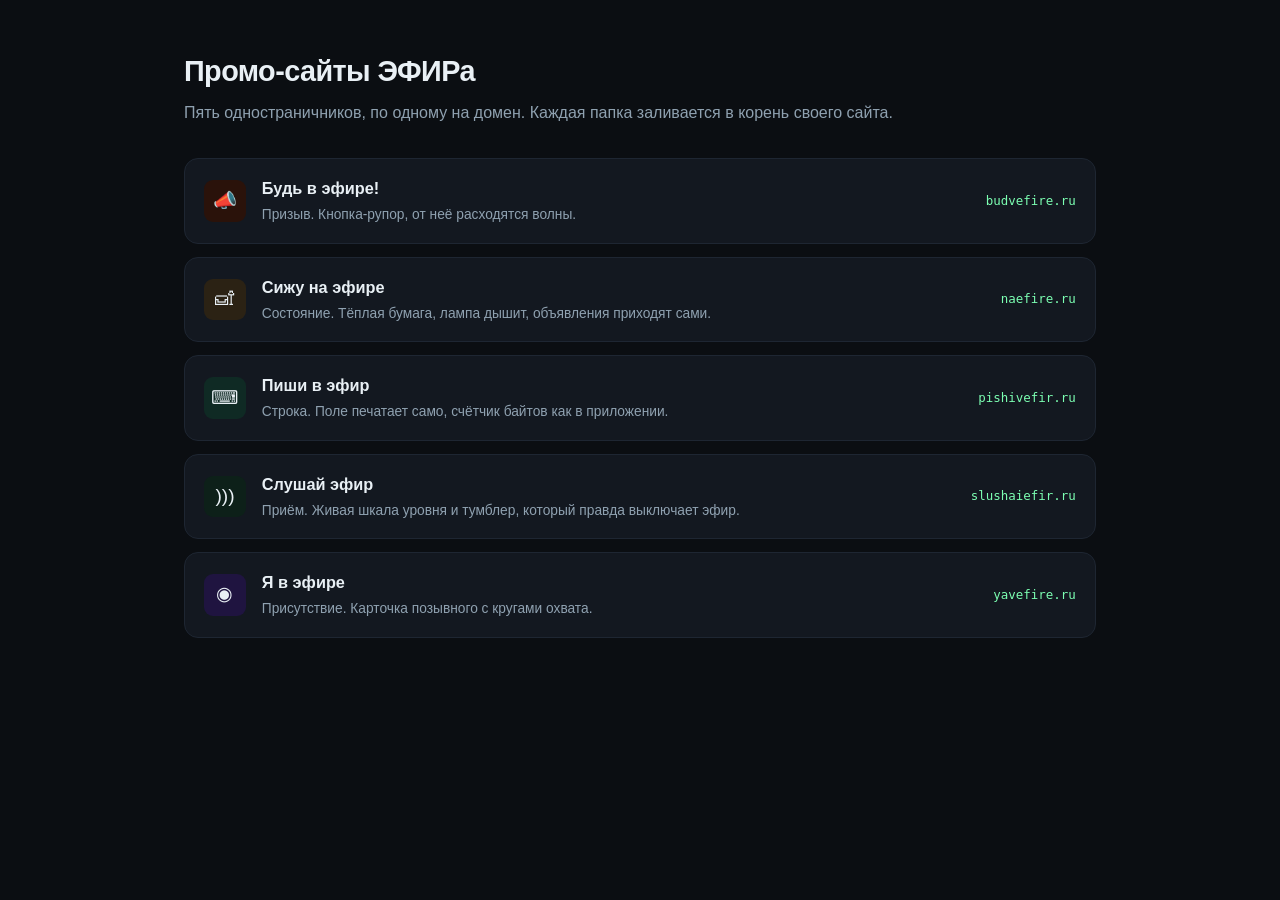
<file: promo/index.html>
<!doctype html>
<html lang="ru">
<head>
<meta charset="utf-8">
<meta name="viewport" content="width=device-width, initial-scale=1">
<title>Промо-сайты ЭФИРа</title>
<meta name="robots" content="noindex">
<style>
/* Служебная страница для просмотра всех пяти сразу. На домены не заливается. */
:root{--bg:#0B0E12;--panel:#131820;--ink:#E9F0F5;--soft:#8FA1B0;--line:#1E2632;--acc:#7CFFB2}
*{box-sizing:border-box}
body{margin:0;background:var(--bg);color:var(--ink);font-family:"Inter",-apple-system,"Segoe UI",Roboto,Arial,sans-serif;line-height:1.6}
.wrap{max-width:60rem;margin:0 auto;padding:3rem 1.5rem}
h1{font-size:1.8rem;margin:0 0 .4rem;letter-spacing:-.02em}
.sub{color:var(--soft);margin:0 0 2rem}
.list{display:grid;gap:.8rem}
a.site{
  display:grid;grid-template-columns:auto 1fr auto;gap:1rem;align-items:center;
  background:var(--panel);border:1px solid var(--line);border-radius:14px;
  padding:1rem 1.2rem;text-decoration:none;color:inherit;transition:border-color .2s ease,transform .2s ease;
}
a.site:hover{border-color:var(--acc);transform:translateX(3px)}
.sw{width:2.6rem;height:2.6rem;border-radius:9px;display:grid;place-items:center;font-size:1.2rem}
.site b{display:block;font-size:1.02rem}
.site small{color:var(--soft);font-size:.86rem}
.site code{font-family:"SFMono-Regular",Consolas,monospace;font-size:.78rem;color:var(--acc)}
</style>
</head>
<body>
<div class="wrap">
  <h1>Промо-сайты ЭФИРа</h1>
  <p class="sub">Пять одностраничников, по одному на домен. Каждая папка заливается в корень своего сайта.</p>

  <div class="list">
    <a class="site" href="budvefire/">
      <span class="sw" style="background:#2A120A">📣</span>
      <span><b>Будь в эфире!</b><small>Призыв. Кнопка-рупор, от неё расходятся волны.</small></span>
      <code>budvefire.ru</code>
    </a>
    <a class="site" href="naefire/">
      <span class="sw" style="background:#2B2214">🛋</span>
      <span><b>Сижу на эфире</b><small>Состояние. Тёплая бумага, лампа дышит, объявления приходят сами.</small></span>
      <code>naefire.ru</code>
    </a>
    <a class="site" href="pishivefir/">
      <span class="sw" style="background:#0F2A24">⌨</span>
      <span><b>Пиши в эфир</b><small>Строка. Поле печатает само, счётчик байтов как в приложении.</small></span>
      <code>pishivefir.ru</code>
    </a>
    <a class="site" href="slushaiefir/">
      <span class="sw" style="background:#0D2019">))) </span>
      <span><b>Слушай эфир</b><small>Приём. Живая шкала уровня и тумблер, который правда выключает эфир.</small></span>
      <code>slushaiefir.ru</code>
    </a>
    <a class="site" href="yavefire/">
      <span class="sw" style="background:#1F1440">◉</span>
      <span><b>Я в эфире</b><small>Присутствие. Карточка позывного с кругами охвата.</small></span>
      <code>yavefire.ru</code>
    </a>
  </div>
</div>
</body>
</html>
</file>
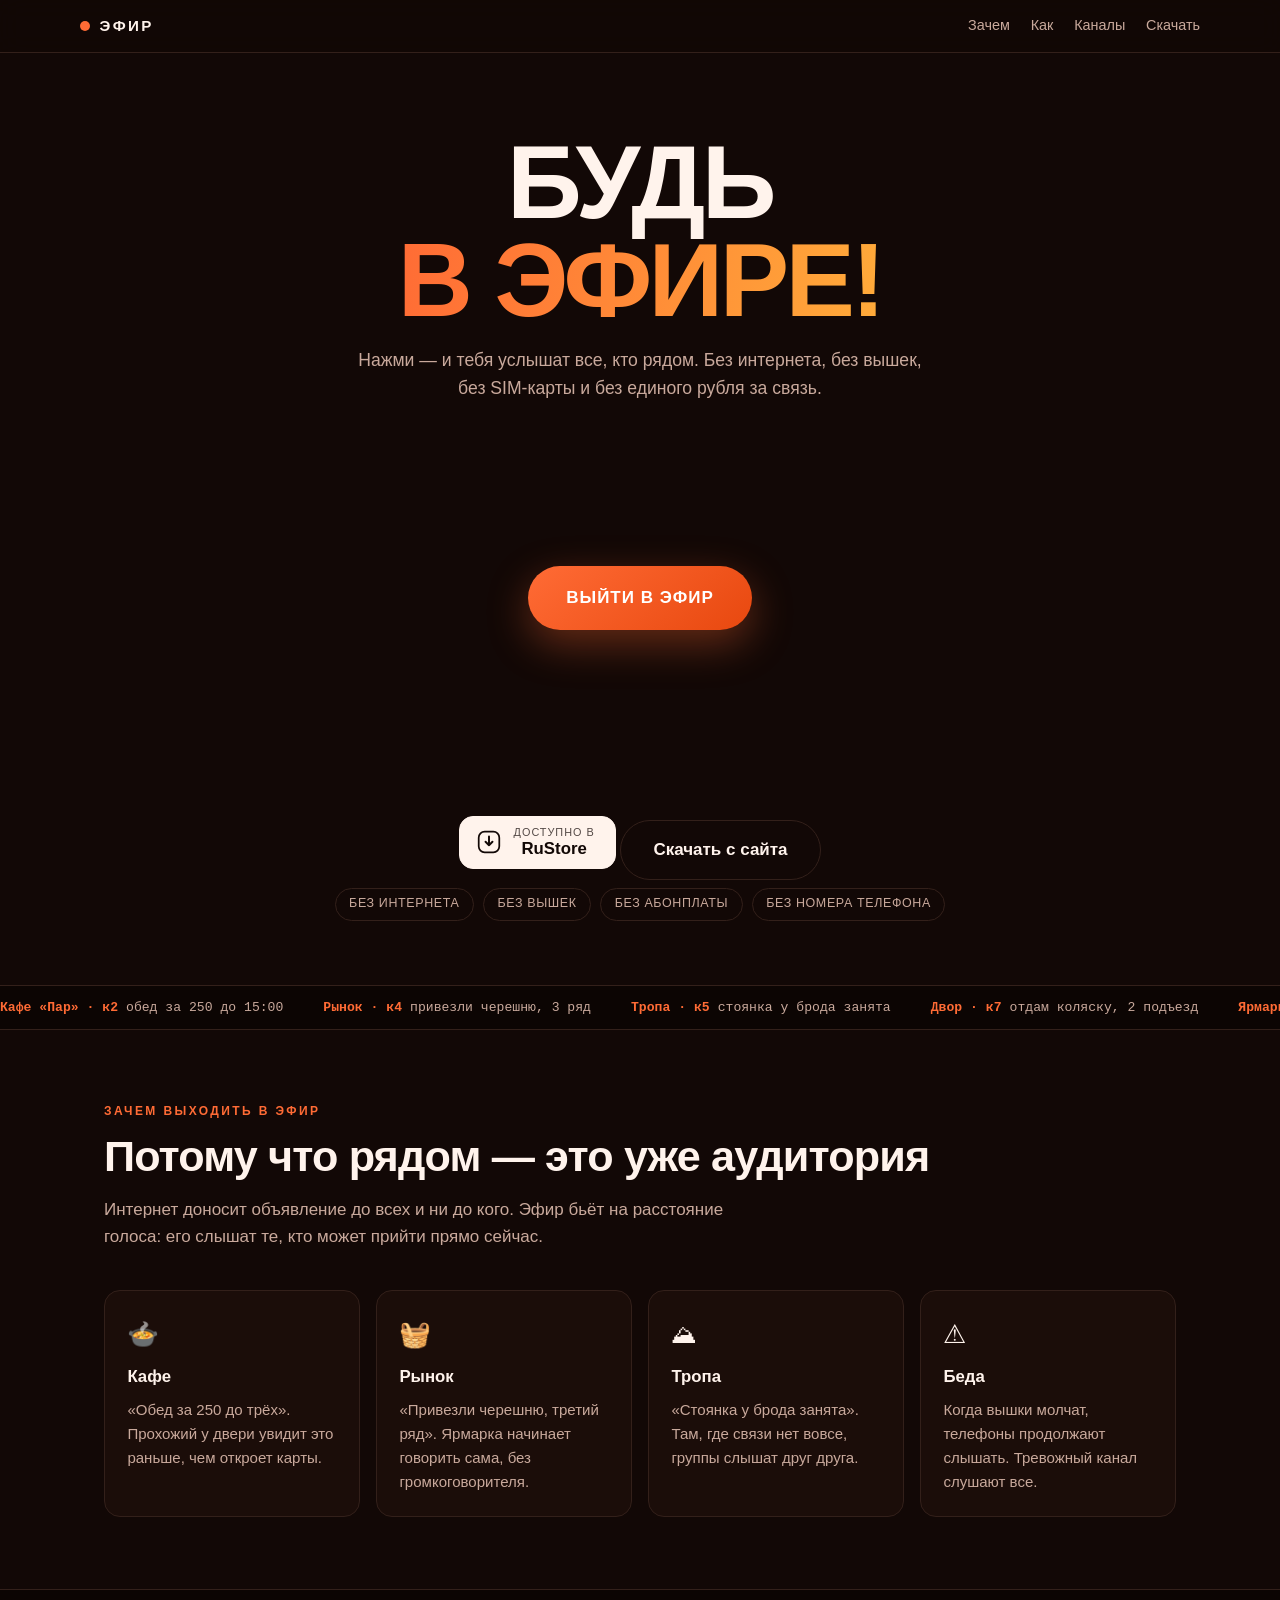
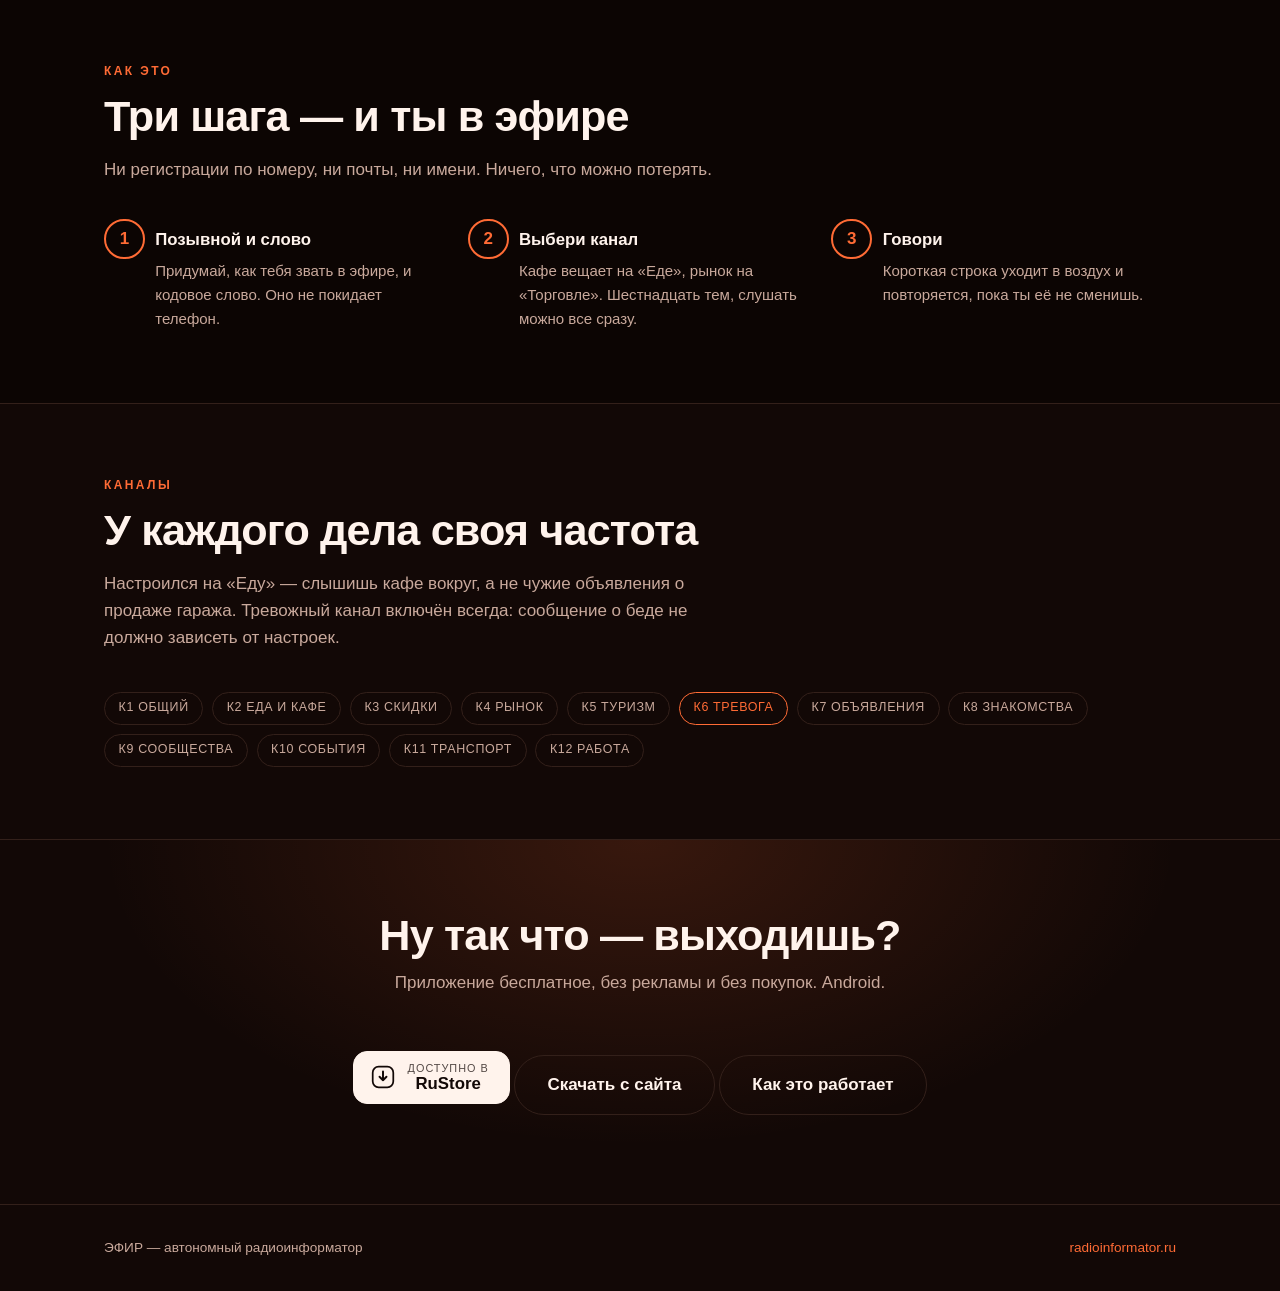
<file: promo/budvefire/index.html>
<!doctype html>
<html lang="ru">
<head>
<meta charset="utf-8">
<meta name="viewport" content="width=device-width, initial-scale=1">
<title>Будь в эфире! — ЭФИР, радиоинформатор без интернета</title>
<meta name="description" content="Включи телефон в эфир — и тебя услышат соседи. Без интернета, вышек и SIM-карты. Приложение ЭФИР.">
<meta property="og:title" content="Будь в эфире!">
<meta property="og:description" content="Твоё объявление слышат те, кто рядом прямо сейчас. Без интернета и вышек.">
<meta property="og:type" content="website">
<link rel="icon" href="data:image/svg+xml,<svg xmlns='http://www.w3.org/2000/svg' viewBox='0 0 32 32'><rect width='32' height='32' fill='%23120806'/><circle cx='16' cy='22' r='4' fill='%23FF6B35'/><path d='M9 17a9 9 0 0 1 14 0' stroke='%23FF6B35' stroke-width='2.5' fill='none' stroke-linecap='round'/><path d='M5 12a15 15 0 0 1 22 0' stroke='%23FF6B35' stroke-width='2.5' fill='none' stroke-linecap='round' opacity='.5'/></svg>">
<style>
/* ============================================================
   БУДЬ В ЭФИРЕ — сайт-призыв.

   Вся страница построена вокруг одного жеста: нажать и выйти в
   эфир. Отсюда и главная динамика — волны, расходящиеся от
   кнопки, будто от рупора. Ничего, кроме CSS и трёх десятков
   строк скрипта, здесь нет.
   ============================================================ */

:root{
  --bg:#120806;
  --bg2:#1B0D09;
  --ink:#FFF3EC;
  --soft:#C9A99C;
  --fire:#FF6B35;
  --fire2:#FFB03A;
  --line:#33201A;
  --sans:"Inter",-apple-system,"Segoe UI",Roboto,Arial,sans-serif;
  --mono:"SFMono-Regular",Consolas,"Liberation Mono",monospace;
}

*{box-sizing:border-box}
html{scroll-behavior:smooth;overflow-x:hidden}
body{
  margin:0;background:var(--bg);color:var(--ink);
  font-family:var(--sans);font-size:17px;line-height:1.6;
  -webkit-font-smoothing:antialiased;overflow-x:hidden;
}
a{color:var(--fire);text-decoration:none}
a:hover{text-decoration:underline}

.wrap{max-width:70rem;margin:0 auto;padding:0 1.5rem}

/* ---------- шапка ---------- */
header{
  position:sticky;top:0;z-index:50;
  background:rgba(18,8,6,.82);backdrop-filter:blur(12px);
  border-bottom:1px solid var(--line);
}
.head{display:flex;align-items:center;justify-content:space-between;gap:1rem;padding:.85rem 0}
.logo{display:flex;align-items:center;gap:.6rem;font-weight:800;letter-spacing:.16em;font-size:.95rem}
.spark{
  width:10px;height:10px;border-radius:50%;background:var(--fire);
  box-shadow:0 0 0 0 rgba(255,107,53,.55);animation:spark 2.4s ease-out infinite;
}
@keyframes spark{0%,100%{box-shadow:0 0 0 0 rgba(255,107,53,.5)}70%{box-shadow:0 0 0 14px rgba(255,107,53,0)}}
.head nav{display:flex;gap:1.3rem;font-size:.9rem}
.head nav a{color:var(--soft)}
.head nav a:hover{color:var(--fire);text-decoration:none}
@media(max-width:620px){.head nav{display:none}}

/* ---------- первый экран ---------- */
.hero{position:relative;padding:5rem 0 4rem;text-align:center;overflow:hidden}

h1{
  font-size:clamp(2.6rem,10vw,6.5rem);line-height:.95;margin:0 0 1rem;
  font-weight:900;letter-spacing:-.035em;text-transform:uppercase;
}
h1 .flame{
  background:linear-gradient(100deg,var(--fire),var(--fire2),var(--fire));
  background-size:220% 100%;
  -webkit-background-clip:text;background-clip:text;color:transparent;
  animation:sweep 5s linear infinite;
}
@keyframes sweep{to{background-position:220% 0}}

.lead{max-width:36rem;margin:0 auto 2.2rem;color:var(--soft);font-size:1.1rem}

/* Кнопка-рупор: от неё расходятся волны. */
.callarea{position:relative;display:grid;place-items:center;height:clamp(220px,42vw,320px);margin-bottom:1rem}
.ring{
  position:absolute;width:150px;height:150px;border-radius:50%;
  border:2px solid rgba(255,107,53,.42);
  animation:emit 3.6s cubic-bezier(.2,.6,.35,1) infinite;opacity:0;
}
.ring:nth-child(2){animation-delay:.9s}
.ring:nth-child(3){animation-delay:1.8s}
.ring:nth-child(4){animation-delay:2.7s}
@keyframes emit{0%{transform:scale(.5);opacity:0}12%{opacity:1}100%{transform:scale(4.4);opacity:0}}

.shout{
  position:relative;z-index:2;
  border:0;cursor:pointer;font:inherit;font-weight:800;letter-spacing:.06em;
  text-transform:uppercase;color:#fff;
  background:linear-gradient(140deg,var(--fire),#E8480F);
  padding:1.15rem 2.4rem;border-radius:100px;
  box-shadow:0 14px 40px rgba(255,107,53,.35);
  transition:transform .18s ease,box-shadow .18s ease;
}
.shout:hover{transform:translateY(-2px) scale(1.02);box-shadow:0 18px 50px rgba(255,107,53,.45)}
.shout:active{transform:scale(.97)}

.heard{
  min-height:1.6em;margin-top:.4rem;font-family:var(--mono);font-size:.9rem;color:var(--fire2);
  opacity:0;transition:opacity .3s ease;
}
.heard.on{opacity:1}

.chips{display:flex;flex-wrap:wrap;gap:.55rem;justify-content:center;margin-top:.5rem}
.chip{
  font-size:.78rem;letter-spacing:.05em;text-transform:uppercase;
  color:var(--soft);border:1px solid var(--line);border-radius:100px;padding:.35rem .85rem;
}

/* ---------- бегущая строка ---------- */
.tape{border-block:1px solid var(--line);background:#0C0503;overflow:hidden;padding:.7rem 0}
.tape-run{display:flex;gap:2.5rem;width:max-content;animation:run 26s linear infinite}
.tape-run span{
  font-family:var(--mono);font-size:.82rem;color:var(--soft);
  white-space:nowrap;display:inline-flex;align-items:center;gap:.5rem;
}
.tape-run b{color:var(--fire);font-weight:700}
@keyframes run{to{transform:translateX(-50%)}}

/* ---------- секции ---------- */
section{padding:4.5rem 0}
.eyebrow{
  font-size:.75rem;letter-spacing:.2em;text-transform:uppercase;color:var(--fire);
  margin:0 0 .7rem;font-weight:700;
}
h2{font-size:clamp(1.7rem,4.4vw,2.7rem);line-height:1.1;margin:0 0 1rem;letter-spacing:-.02em;font-weight:800}
.sub{color:var(--soft);max-width:40rem;margin:0 0 2.5rem}

.grid{display:grid;grid-template-columns:repeat(auto-fit,minmax(15rem,1fr));gap:1rem}
.card{
  background:var(--bg2);border:1px solid var(--line);border-radius:16px;padding:1.4rem;
  transition:transform .2s ease,border-color .2s ease;
}
.card:hover{transform:translateY(-3px);border-color:var(--fire)}
.card i{font-style:normal;font-size:1.6rem;display:block;margin-bottom:.6rem}
.card h3{margin:0 0 .4rem;font-size:1.05rem}
.card p{margin:0;color:var(--soft);font-size:.94rem}

/* ---------- шаги ---------- */
.steps{display:grid;grid-template-columns:repeat(auto-fit,minmax(14rem,1fr));gap:1.2rem;counter-reset:s}
.step{position:relative;padding-left:3.2rem}
.step::before{
  counter-increment:s;content:counter(s);
  position:absolute;left:0;top:-.3rem;
  width:2.3rem;height:2.3rem;border-radius:50%;
  display:grid;place-items:center;font-weight:800;
  color:var(--fire);border:2px solid var(--fire);
}
.step h3{margin:.2rem 0 .35rem;font-size:1.05rem}
.step p{margin:0;color:var(--soft);font-size:.94rem}

/* ---------- призыв ---------- */
.final{text-align:center;background:
  radial-gradient(60% 120% at 50% 0%,rgba(255,107,53,.16),transparent 70%);
  border-top:1px solid var(--line)}
.final h2{margin-bottom:.6rem}
.btn{
  display:inline-flex;align-items:center;gap:.6rem;
  background:var(--fire);color:#fff;font-weight:700;
  padding:.95rem 2rem;border-radius:100px;margin-top:1.2rem;
}
.btn:hover{text-decoration:none;background:#FF7F4F}
.btn-ghost{background:transparent;color:var(--ink);border:1px solid var(--line)}
.btn-ghost:hover{background:transparent;border-color:var(--fire);color:var(--fire)}

/* ---------- кнопка магазина ---------- */
/* Бейдж в духе магазинных: значок слева, две строки. Значок наш, нейтральный —
   фирменный знак RuStore рисовать по памяти нельзя. */
.store{display:inline-flex;align-items:center;gap:.7rem;background:#FFF3EC;color:#120806;
  border:1px solid #FFF3EC;border-radius:14px;padding:.6rem 1.25rem .6rem 1rem;
  text-decoration:none;transition:transform .16s ease,filter .16s ease}
.store:hover{text-decoration:none;color:#120806;transform:translateY(-1px);filter:brightness(1.08)}
.store-i{width:26px;height:26px;flex:0 0 auto}
.store span{display:grid;line-height:1.15;font-weight:700;font-size:1.05rem}
.store b{font-weight:500;font-size:.68rem;letter-spacing:.09em;text-transform:uppercase;opacity:.72}

footer{border-top:1px solid var(--line);padding:2rem 0;color:var(--soft);font-size:.85rem}
.foot{display:flex;flex-wrap:wrap;gap:1rem;justify-content:space-between}

@media (prefers-reduced-motion: reduce){
  *,*::before,*::after{animation:none!important;transition:none!important}
}
</style>
</head>
<body>

<header>
  <div class="wrap head">
    <div class="logo"><span class="spark"></span>ЭФИР</div>
    <nav>
      <a href="#zachem">Зачем</a>
      <a href="#kak">Как</a>
      <a href="#kanaly">Каналы</a>
      <a href="https://www.rustore.ru/catalog/app/ru.radioinformator.efir" target="_blank" rel="noopener">Скачать</a>
    </nav>
  </div>
</header>

<main>
  <section class="hero">
    <div class="wrap">
      <h1>Будь<br><span class="flame">в эфире!</span></h1>
      <p class="lead">
        Нажми — и тебя услышат все, кто рядом. Без интернета, без вышек,
        без SIM-карты и без единого рубля за связь.
      </p>

      <div class="callarea">
        <span class="ring"></span><span class="ring"></span>
        <span class="ring"></span><span class="ring"></span>
        <button class="shout" id="shout">Выйти в эфир</button>
      </div>
      <p class="heard" id="heard"></p>

      <p style="margin:1.2rem 0 .4rem"><a class="store" href="https://www.rustore.ru/catalog/app/ru.radioinformator.efir" target="_blank" rel="noopener"><svg class="store-i" viewBox="0 0 24 24" fill="none" aria-hidden="true"><rect x="2.5" y="2.5" width="19" height="19" rx="5.5" stroke="currentColor" stroke-width="1.6"/><path d="M12 7v8m0 0 3.2-3.2M12 15l-3.2-3.2" stroke="currentColor" stroke-width="1.8" stroke-linecap="round" stroke-linejoin="round"/></svg><span><b>Доступно в</b>RuStore</span></a>
        <a class="btn btn-ghost" href="https://radioinformator.ru" style="margin-top:0">Скачать с сайта</a></p>

      <div class="chips">
        <span class="chip">Без интернета</span>
        <span class="chip">Без вышек</span>
        <span class="chip">Без абонплаты</span>
        <span class="chip">Без номера телефона</span>
      </div>
    </div>
  </section>

  <div class="tape">
    <div class="tape-run" id="tape"></div>
  </div>

  <section id="zachem">
    <div class="wrap">
      <p class="eyebrow">Зачем выходить в эфир</p>
      <h2>Потому что рядом — это уже аудитория</h2>
      <p class="sub">
        Интернет доносит объявление до всех и ни до кого. Эфир бьёт на расстояние
        голоса: его слышат те, кто может прийти прямо сейчас.
      </p>

      <div class="grid">
        <article class="card">
          <i>🍲</i><h3>Кафе</h3>
          <p>«Обед за 250 до трёх». Прохожий у двери увидит это раньше, чем откроет карты.</p>
        </article>
        <article class="card">
          <i>🧺</i><h3>Рынок</h3>
          <p>«Привезли черешню, третий ряд». Ярмарка начинает говорить сама, без громкоговорителя.</p>
        </article>
        <article class="card">
          <i>⛰</i><h3>Тропа</h3>
          <p>«Стоянка у брода занята». Там, где связи нет вовсе, группы слышат друг друга.</p>
        </article>
        <article class="card">
          <i>⚠</i><h3>Беда</h3>
          <p>Когда вышки молчат, телефоны продолжают слышать. Тревожный канал слушают все.</p>
        </article>
      </div>
    </div>
  </section>

  <section id="kak" style="background:#0C0503;border-block:1px solid var(--line)">
    <div class="wrap">
      <p class="eyebrow">Как это</p>
      <h2>Три шага — и ты в эфире</h2>
      <p class="sub">Ни регистрации по номеру, ни почты, ни имени. Ничего, что можно потерять.</p>

      <div class="steps">
        <div class="step">
          <h3>Позывной и слово</h3>
          <p>Придумай, как тебя звать в эфире, и кодовое слово. Оно не покидает телефон.</p>
        </div>
        <div class="step">
          <h3>Выбери канал</h3>
          <p>Кафе вещает на «Еде», рынок на «Торговле». Шестнадцать тем, слушать можно все сразу.</p>
        </div>
        <div class="step">
          <h3>Говори</h3>
          <p>Короткая строка уходит в воздух и повторяется, пока ты её не сменишь.</p>
        </div>
      </div>
    </div>
  </section>

  <section id="kanaly">
    <div class="wrap">
      <p class="eyebrow">Каналы</p>
      <h2>У каждого дела своя частота</h2>
      <p class="sub">
        Настроился на «Еду» — слышишь кафе вокруг, а не чужие объявления о продаже гаража.
        Тревожный канал включён всегда: сообщение о беде не должно зависеть от настроек.
      </p>
      <div class="chips" style="justify-content:flex-start">
        <span class="chip">к1 Общий</span><span class="chip">к2 Еда и кафе</span>
        <span class="chip">к3 Скидки</span><span class="chip">к4 Рынок</span>
        <span class="chip">к5 Туризм</span>
        <span class="chip" style="color:var(--fire);border-color:var(--fire)">к6 Тревога</span>
        <span class="chip">к7 Объявления</span><span class="chip">к8 Знакомства</span>
        <span class="chip">к9 Сообщества</span><span class="chip">к10 События</span>
        <span class="chip">к11 Транспорт</span><span class="chip">к12 Работа</span>
      </div>
    </div>
  </section>

  <section class="final">
    <div class="wrap">
      <h2>Ну так что — выходишь?</h2>
      <p class="sub" style="margin-inline:auto">
        Приложение бесплатное, без рекламы и без покупок. Android.
      </p>
      <p>
        <a class="store" href="https://www.rustore.ru/catalog/app/ru.radioinformator.efir" target="_blank" rel="noopener"><svg class="store-i" viewBox="0 0 24 24" fill="none" aria-hidden="true"><rect x="2.5" y="2.5" width="19" height="19" rx="5.5" stroke="currentColor" stroke-width="1.6"/><path d="M12 7v8m0 0 3.2-3.2M12 15l-3.2-3.2" stroke="currentColor" stroke-width="1.8" stroke-linecap="round" stroke-linejoin="round"/></svg><span><b>Доступно в</b>RuStore</span></a>
      <a class="btn btn-ghost" href="https://radioinformator.ru">Скачать с сайта</a>
        <a class="btn btn-ghost" href="https://radioinformator.ru">Как это работает</a>
      </p>
    </div>
  </section>
</main>

<footer>
  <div class="wrap foot">
    <span>ЭФИР — автономный радиоинформатор</span>
    <span><a href="https://radioinformator.ru">radioinformator.ru</a></span>
  </div>
</footer>

<script>
// Бегущая строка: дублируем набор, чтобы лента шла без стыка.
(function () {
  var items = [
    ['Кафе «Пар» · к2', 'обед за 250 до 15:00'],
    ['Рынок · к4', 'привезли черешню, 3 ряд'],
    ['Тропа · к5', 'стоянка у брода занята'],
    ['Двор · к7', 'отдам коляску, 2 подъезд'],
    ['Ярмарка · к10', 'концерт во дворе через час'],
    ['Гараж · к11', 'еду в центр, два места']
  ];
  var tape = document.getElementById('tape');
  var html = items.map(function (it) {
    return '<span><b>' + it[0] + '</b>' + it[1] + '</span>';
  }).join('');
  tape.innerHTML = html + html;
})();

// Кнопка-призыв: на нажатие отвечает тем, что «услышали» соседи.
(function () {
  var replies = [
    'Тебя услышали 3 телефона рядом',
    'Объявление висит в эфире и повторяется',
    'Сосед из дома напротив принял передачу',
    'В радиусе приёма — 5 устройств',
    'Эфир свободен, говори'
  ];
  var i = 0;
  var out = document.getElementById('heard');
  document.getElementById('shout').addEventListener('click', function () {
    out.textContent = replies[i % replies.length];
    out.classList.remove('on');
    void out.offsetWidth;
    out.classList.add('on');
    i++;
  });
})();
</script>
</body>
</html>
</file>
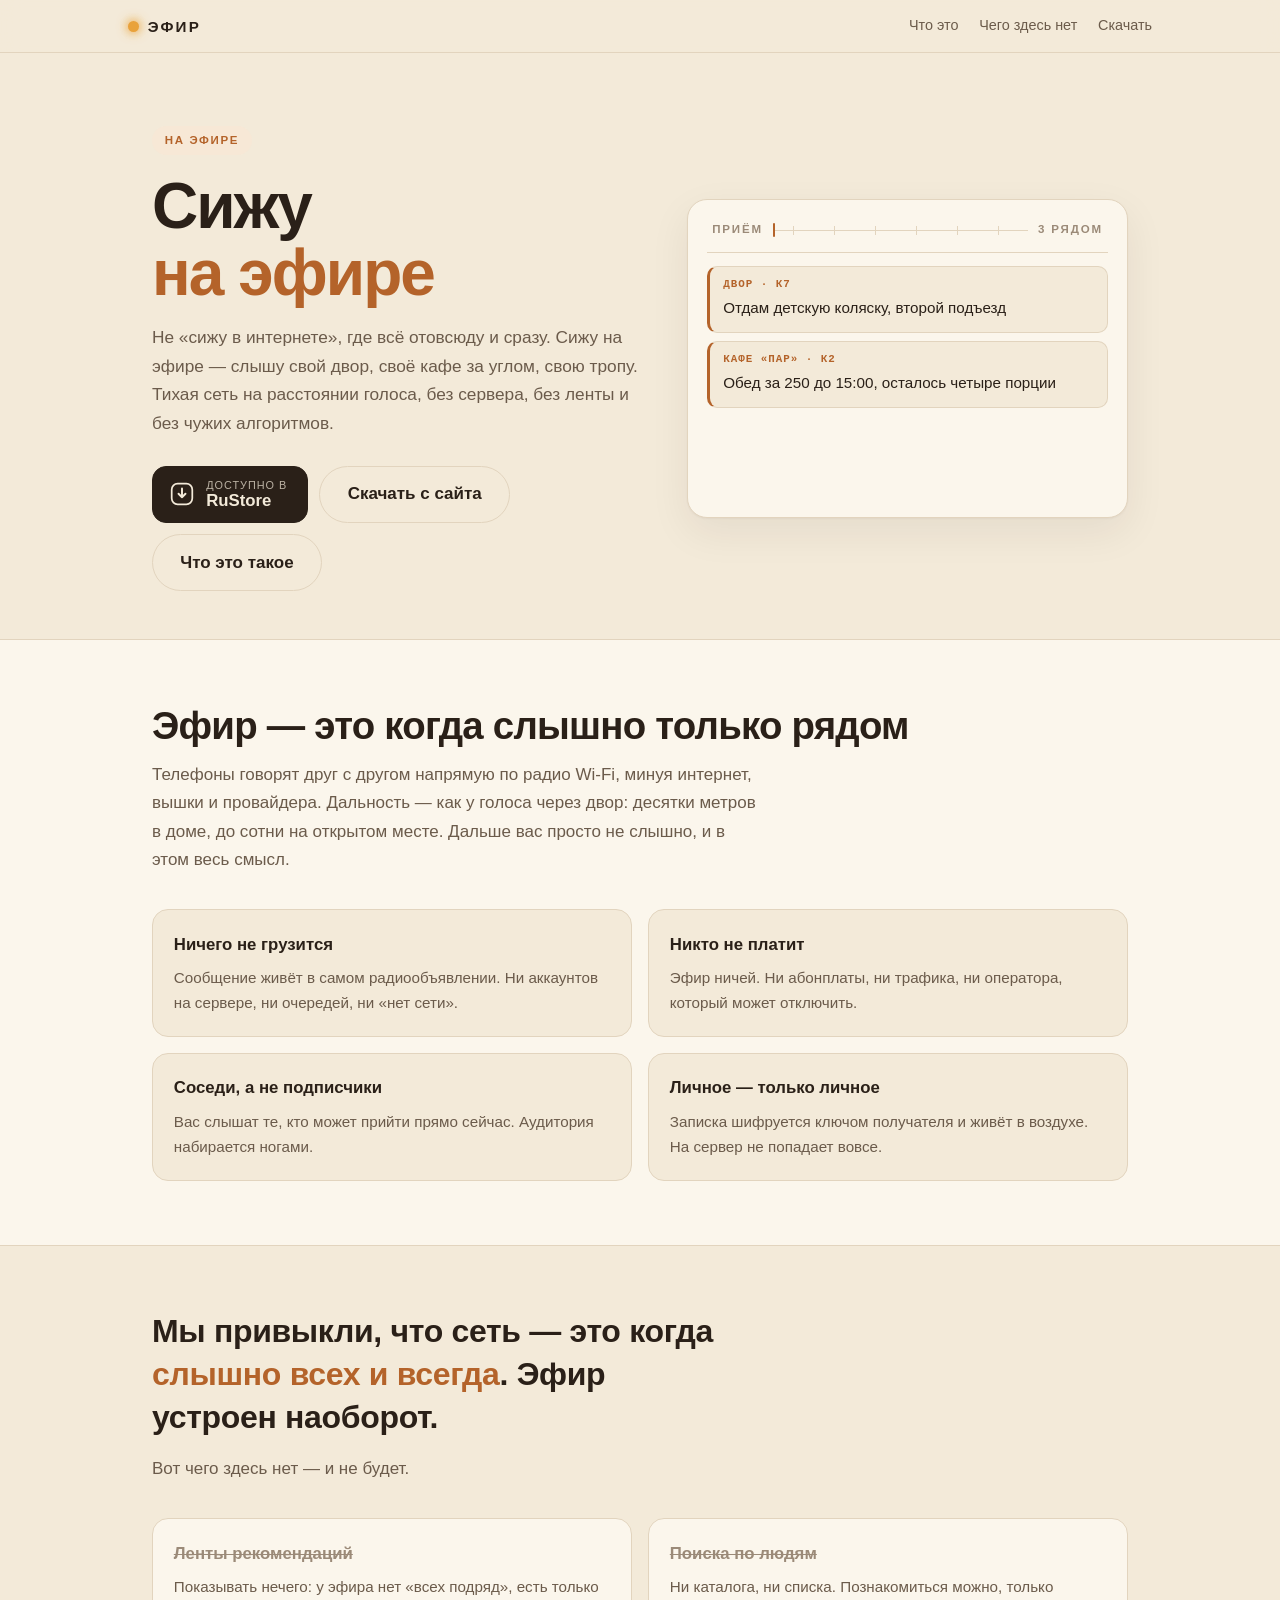
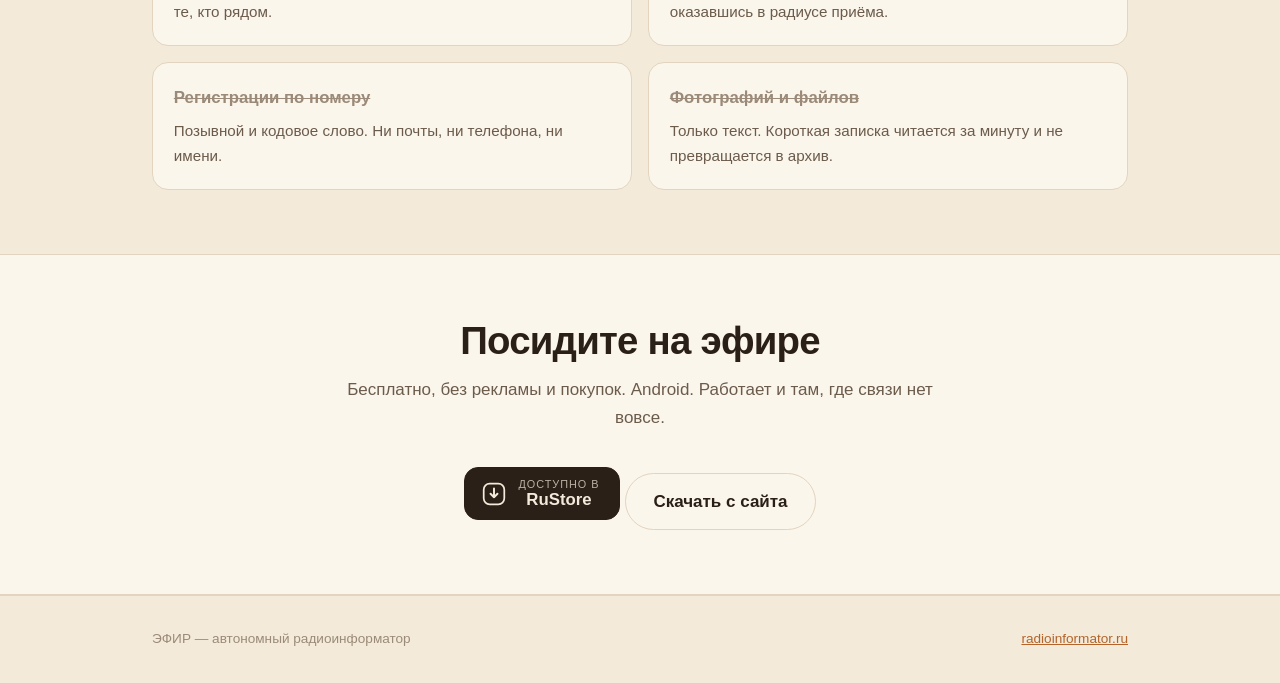
<file: promo/naefire/index.html>
<!doctype html>
<html lang="ru">
<head>
<meta charset="utf-8">
<meta name="viewport" content="width=device-width, initial-scale=1">
<title>Сижу на эфире — ЭФИР, связь без интернета</title>
<meta name="description" content="Не «сижу в интернете», а сижу на эфире. Тихая сеть на расстоянии голоса: соседи, двор, кафе за углом. Приложение ЭФИР.">
<meta property="og:title" content="Сижу на эфире">
<meta property="og:description" content="Тихая сеть на расстоянии голоса. Без ленты, без алгоритмов, без чужих стран.">
<meta property="og:type" content="website">
<link rel="icon" href="data:image/svg+xml,<svg xmlns='http://www.w3.org/2000/svg' viewBox='0 0 32 32'><rect width='32' height='32' rx='7' fill='%23F3EAD9'/><circle cx='16' cy='21' r='3.6' fill='%23B4632A'/><path d='M10 17a8.5 8.5 0 0 1 12 0' stroke='%23B4632A' stroke-width='2.4' fill='none' stroke-linecap='round'/><path d='M6 12.5a14 14 0 0 1 20 0' stroke='%23B4632A' stroke-width='2.4' fill='none' stroke-linecap='round' opacity='.45'/></svg>">
<style>
/* ============================================================
   СИЖУ НА ЭФИРЕ — сайт домашний и неторопливый.

   Тон обратный «будь в эфире»: не призыв, а состояние. Отсюда
   тёплая бумага вместо тёмного неона, медленное «дыхание»
   лампы и лента, которая приходит сама, строчка за строчкой.
   ============================================================ */

:root{
  --paper:#F3EAD9;
  --card:#FBF6EC;
  --ink:#2A2018;
  --soft:#6B5B4B;
  --muted:#9B8A78;
  --warm:#B4632A;
  --glow:#E9A23B;
  --line:#E2D4BE;
  --sans:"Inter",-apple-system,"Segoe UI",Roboto,Arial,sans-serif;
  --mono:"SFMono-Regular",Consolas,"Liberation Mono",monospace;
}

*{box-sizing:border-box}
html{scroll-behavior:smooth}
body{
  margin:0;background:var(--paper);color:var(--ink);
  font-family:var(--sans);font-size:17px;line-height:1.65;
  -webkit-font-smoothing:antialiased;
}
a{color:var(--warm)}
.wrap{max-width:64rem;margin:0 auto;padding:0 1.5rem}

header{position:sticky;top:0;z-index:40;background:rgba(243,234,217,.9);backdrop-filter:blur(10px);border-bottom:1px solid var(--line)}
.head{display:flex;align-items:center;justify-content:space-between;padding:.85rem 0;gap:1rem}
.logo{font-weight:800;letter-spacing:.14em;font-size:.95rem;display:flex;align-items:center;gap:.55rem}

/* Лампа: медленно дышит, как накал в старом приёмнике. */
.lamp{
  width:11px;height:11px;border-radius:50%;background:var(--glow);
  box-shadow:0 0 10px 2px rgba(233,162,59,.75);
  animation:breathe 4.5s ease-in-out infinite;
}
@keyframes breathe{
  0%,100%{opacity:.55;box-shadow:0 0 6px 1px rgba(233,162,59,.5)}
  50%{opacity:1;box-shadow:0 0 16px 4px rgba(233,162,59,.85)}
}
.head nav{display:flex;gap:1.3rem;font-size:.9rem}
.head nav a{color:var(--soft);text-decoration:none}
.head nav a:hover{color:var(--warm)}
@media(max-width:620px){.head nav{display:none}}

/* padding-block, а не padding: сокращённая запись затирала боковые поля .wrap. */
.hero{padding-block:4.5rem 3rem;display:grid;grid-template-columns:1.05fr .95fr;gap:3rem;align-items:center}
@media(max-width:860px){.hero{grid-template-columns:1fr;gap:2rem}}

h1{font-size:clamp(2.2rem,6vw,4rem);line-height:1.05;margin:0 0 1rem;letter-spacing:-.03em;font-weight:800}
h1 em{font-style:normal;color:var(--warm)}
.lead{font-size:1.08rem;color:var(--soft);max-width:32rem;margin:0 0 1.8rem}

.actions{display:flex;gap:.7rem;flex-wrap:wrap}
.btn{display:inline-flex;align-items:center;gap:.5rem;background:var(--warm);color:#fff;font-weight:600;padding:.85rem 1.7rem;border-radius:100px;text-decoration:none}
.btn:hover{background:#C7712F}
.btn-ghost{background:transparent;color:var(--ink);border:1px solid var(--line)}
.btn-ghost:hover{background:transparent;border-color:var(--warm);color:var(--warm)}

/* ---------- приёмник: сюда сами приходят объявления ---------- */
.set{
  background:var(--card);border:1px solid var(--line);border-radius:20px;
  padding:1.2rem;box-shadow:0 1px 2px rgba(42,32,24,.04),0 14px 40px rgba(42,32,24,.07);
}
.set-top{display:flex;align-items:center;gap:.6rem;padding:0 .3rem .8rem;border-bottom:1px solid var(--line);margin-bottom:.8rem}
.set-top b{font-size:.72rem;letter-spacing:.16em;text-transform:uppercase;color:var(--muted);font-weight:700}

/* Шкала настройки — стрелка неспешно ходит туда-сюда. */
.dial{position:relative;flex:1;height:20px;overflow:hidden}
.dial::before{
  content:"";position:absolute;inset:auto 0 8px;height:1px;background:var(--line);
}
.dial i{position:absolute;bottom:4px;width:1px;height:9px;background:var(--line)}
.needle{
  position:absolute;bottom:2px;width:2px;height:14px;background:var(--warm);border-radius:2px;
  animation:tune 9s ease-in-out infinite;
}
@keyframes tune{0%,100%{left:12%}50%{left:82%}}

.log{display:grid;gap:.5rem;min-height:14.5rem;align-content:start}
.msg{
  background:var(--paper);border:1px solid var(--line);border-left:3px solid var(--warm);
  border-radius:10px;padding:.6rem .8rem;
  animation:arrive .45s ease both;
}
@keyframes arrive{from{opacity:0;transform:translateY(6px)}to{opacity:1;transform:none}}
.msg b{display:block;font-family:var(--mono);font-size:.68rem;letter-spacing:.09em;text-transform:uppercase;color:var(--warm)}
.msg span{font-size:.95rem}

.tag{display:inline-block;font-size:.72rem;letter-spacing:.14em;text-transform:uppercase;color:var(--warm);background:#F7E8D6;border-radius:100px;padding:.3rem .8rem;margin-bottom:1.1rem;font-weight:700}

section{padding:4rem 0}
.alt{background:var(--card);border-block:1px solid var(--line)}
h2{font-size:clamp(1.6rem,4vw,2.4rem);line-height:1.15;margin:0 0 .8rem;letter-spacing:-.02em;font-weight:800}
.sub{color:var(--soft);max-width:38rem;margin:0 0 2.2rem}

.two{display:grid;grid-template-columns:1fr 1fr;gap:1rem}
@media(max-width:760px){.two{grid-template-columns:1fr}}
.note{background:var(--card);border:1px solid var(--line);border-radius:16px;padding:1.3rem}
.alt .note{background:var(--paper)}
.note h3{margin:0 0 .4rem;font-size:1.05rem}
.note p{margin:0;color:var(--soft);font-size:.95rem}
.note.no h3{color:var(--muted);text-decoration:line-through;text-decoration-thickness:1px}

.quote{
  font-size:clamp(1.3rem,3.4vw,2rem);line-height:1.35;font-weight:700;letter-spacing:-.01em;
  max-width:36rem;margin:0 0 1rem;
}
.quote span{color:var(--warm)}

/* ---------- кнопка магазина ---------- */
/* Бейдж в духе магазинных: значок слева, две строки. Значок наш, нейтральный —
   фирменный знак RuStore рисовать по памяти нельзя. */
.store{display:inline-flex;align-items:center;gap:.7rem;background:#2A2018;color:#F3EAD9;
  border:1px solid #2A2018;border-radius:14px;padding:.6rem 1.25rem .6rem 1rem;
  text-decoration:none;transition:transform .16s ease,filter .16s ease}
.store:hover{text-decoration:none;color:#F3EAD9;transform:translateY(-1px);filter:brightness(1.08)}
.store-i{width:26px;height:26px;flex:0 0 auto}
.store span{display:grid;line-height:1.15;font-weight:700;font-size:1.05rem}
.store b{font-weight:500;font-size:.68rem;letter-spacing:.09em;text-transform:uppercase;opacity:.72}

footer{border-top:1px solid var(--line);padding:2rem 0;color:var(--muted);font-size:.85rem}
.foot{display:flex;flex-wrap:wrap;gap:1rem;justify-content:space-between}

@media (prefers-reduced-motion: reduce){
  *,*::before,*::after{animation:none!important;transition:none!important}
}
</style>
</head>
<body>

<header>
  <div class="wrap head">
    <div class="logo"><span class="lamp"></span>ЭФИР</div>
    <nav>
      <a href="#chto">Что это</a>
      <a href="#tishe">Чего здесь нет</a>
      <a href="https://www.rustore.ru/catalog/app/ru.radioinformator.efir" target="_blank" rel="noopener">Скачать</a>
    </nav>
  </div>
</header>

<main>
  <section class="wrap hero">
    <div>
      <span class="tag">На эфире</span>
      <h1>Сижу<br><em>на эфире</em></h1>
      <p class="lead">
        Не «сижу в интернете», где всё отовсюду и сразу. Сижу на эфире — слышу
        свой двор, своё кафе за углом, свою тропу. Тихая сеть на расстоянии
        голоса, без сервера, без ленты и без чужих алгоритмов.
      </p>
      <div class="actions">
        <a class="store" href="https://www.rustore.ru/catalog/app/ru.radioinformator.efir" target="_blank" rel="noopener"><svg class="store-i" viewBox="0 0 24 24" fill="none" aria-hidden="true"><rect x="2.5" y="2.5" width="19" height="19" rx="5.5" stroke="currentColor" stroke-width="1.6"/><path d="M12 7v8m0 0 3.2-3.2M12 15l-3.2-3.2" stroke="currentColor" stroke-width="1.8" stroke-linecap="round" stroke-linejoin="round"/></svg><span><b>Доступно в</b>RuStore</span></a>
        <a class="btn btn-ghost" href="https://radioinformator.ru">Скачать с сайта</a>
        <a class="btn btn-ghost" href="#chto">Что это такое</a>
      </div>
    </div>

    <div class="set" aria-hidden="true">
      <div class="set-top">
        <b>Приём</b>
        <div class="dial">
          <i style="left:8%"></i><i style="left:24%"></i><i style="left:40%"></i>
          <i style="left:56%"></i><i style="left:72%"></i><i style="left:88%"></i>
          <span class="needle"></span>
        </div>
        <b id="near">3 рядом</b>
      </div>
      <div class="log" id="log"></div>
    </div>
  </section>

  <section id="chto" class="alt">
    <div class="wrap">
      <h2>Эфир — это когда слышно только рядом</h2>
      <p class="sub">
        Телефоны говорят друг с другом напрямую по радио Wi-Fi, минуя интернет,
        вышки и провайдера. Дальность — как у голоса через двор: десятки метров
        в доме, до сотни на открытом месте. Дальше вас просто не слышно, и в этом
        весь смысл.
      </p>

      <div class="two">
        <article class="note">
          <h3>Ничего не грузится</h3>
          <p>Сообщение живёт в самом радиообъявлении. Ни аккаунтов на сервере, ни очередей, ни «нет сети».</p>
        </article>
        <article class="note">
          <h3>Никто не платит</h3>
          <p>Эфир ничей. Ни абонплаты, ни трафика, ни оператора, который может отключить.</p>
        </article>
        <article class="note">
          <h3>Соседи, а не подписчики</h3>
          <p>Вас слышат те, кто может прийти прямо сейчас. Аудитория набирается ногами.</p>
        </article>
        <article class="note">
          <h3>Личное — только личное</h3>
          <p>Записка шифруется ключом получателя и живёт в воздухе. На сервер не попадает вовсе.</p>
        </article>
      </div>
    </div>
  </section>

  <section id="tishe">
    <div class="wrap">
      <p class="quote">
        Мы привыкли, что сеть — это когда <span>слышно всех и всегда</span>.
        Эфир устроен наоборот.
      </p>
      <p class="sub">Вот чего здесь нет — и не будет.</p>

      <div class="two">
        <article class="note no"><h3>Ленты рекомендаций</h3><p>Показывать нечего: у эфира нет «всех подряд», есть только те, кто рядом.</p></article>
        <article class="note no"><h3>Поиска по людям</h3><p>Ни каталога, ни списка. Познакомиться можно, только оказавшись в радиусе приёма.</p></article>
        <article class="note no"><h3>Регистрации по номеру</h3><p>Позывной и кодовое слово. Ни почты, ни телефона, ни имени.</p></article>
        <article class="note no"><h3>Фотографий и файлов</h3><p>Только текст. Короткая записка читается за минуту и не превращается в архив.</p></article>
      </div>
    </div>
  </section>

  <section class="alt">
    <div class="wrap" style="text-align:center">
      <h2>Посидите на эфире</h2>
      <p class="sub" style="margin-inline:auto">
        Бесплатно, без рекламы и покупок. Android. Работает и там, где связи нет вовсе.
      </p>
      <a class="store" href="https://www.rustore.ru/catalog/app/ru.radioinformator.efir" target="_blank" rel="noopener"><svg class="store-i" viewBox="0 0 24 24" fill="none" aria-hidden="true"><rect x="2.5" y="2.5" width="19" height="19" rx="5.5" stroke="currentColor" stroke-width="1.6"/><path d="M12 7v8m0 0 3.2-3.2M12 15l-3.2-3.2" stroke="currentColor" stroke-width="1.8" stroke-linecap="round" stroke-linejoin="round"/></svg><span><b>Доступно в</b>RuStore</span></a>
      <a class="btn btn-ghost" href="https://radioinformator.ru">Скачать с сайта</a>
    </div>
  </section>
</main>

<footer>
  <div class="wrap foot">
    <span>ЭФИР — автономный радиоинформатор</span>
    <span><a href="https://radioinformator.ru">radioinformator.ru</a></span>
  </div>
</footer>

<script>
// Объявления приходят сами, неторопливо: страница про состояние, а не про спешку.
(function () {
  var feed = [
    ['Кафе «Пар» · к2', 'Обед за 250 до 15:00, осталось четыре порции'],
    ['Двор · к7', 'Отдам детскую коляску, второй подъезд'],
    ['Рынок · к4', 'Привезли черешню, третий ряд от входа'],
    ['Соседи · к9', 'В субботу чистим двор, сбор в десять'],
    ['Тропа · к5', 'Стоянка у брода занята, идите выше'],
    ['Двор · к11', 'Еду в центр в восемь, есть два места'],
    ['Кафе «Пар» · к3', 'Скажите «эфир» — кофе за полцены']
  ];
  var log = document.getElementById('log');
  var near = document.getElementById('near');
  var i = 0;

  function add() {
    var item = feed[i % feed.length];
    var el = document.createElement('div');
    el.className = 'msg';
    el.innerHTML = '<b>' + item[0] + '</b><span>' + item[1] + '</span>';
    log.prepend(el);
    while (log.children.length > 4) { log.lastElementChild.remove(); }
    near.textContent = (2 + (i % 4)) + ' рядом';
    i++;
  }

  add(); add();
  setInterval(add, 3600);
})();
</script>
</body>
</html>
</file>
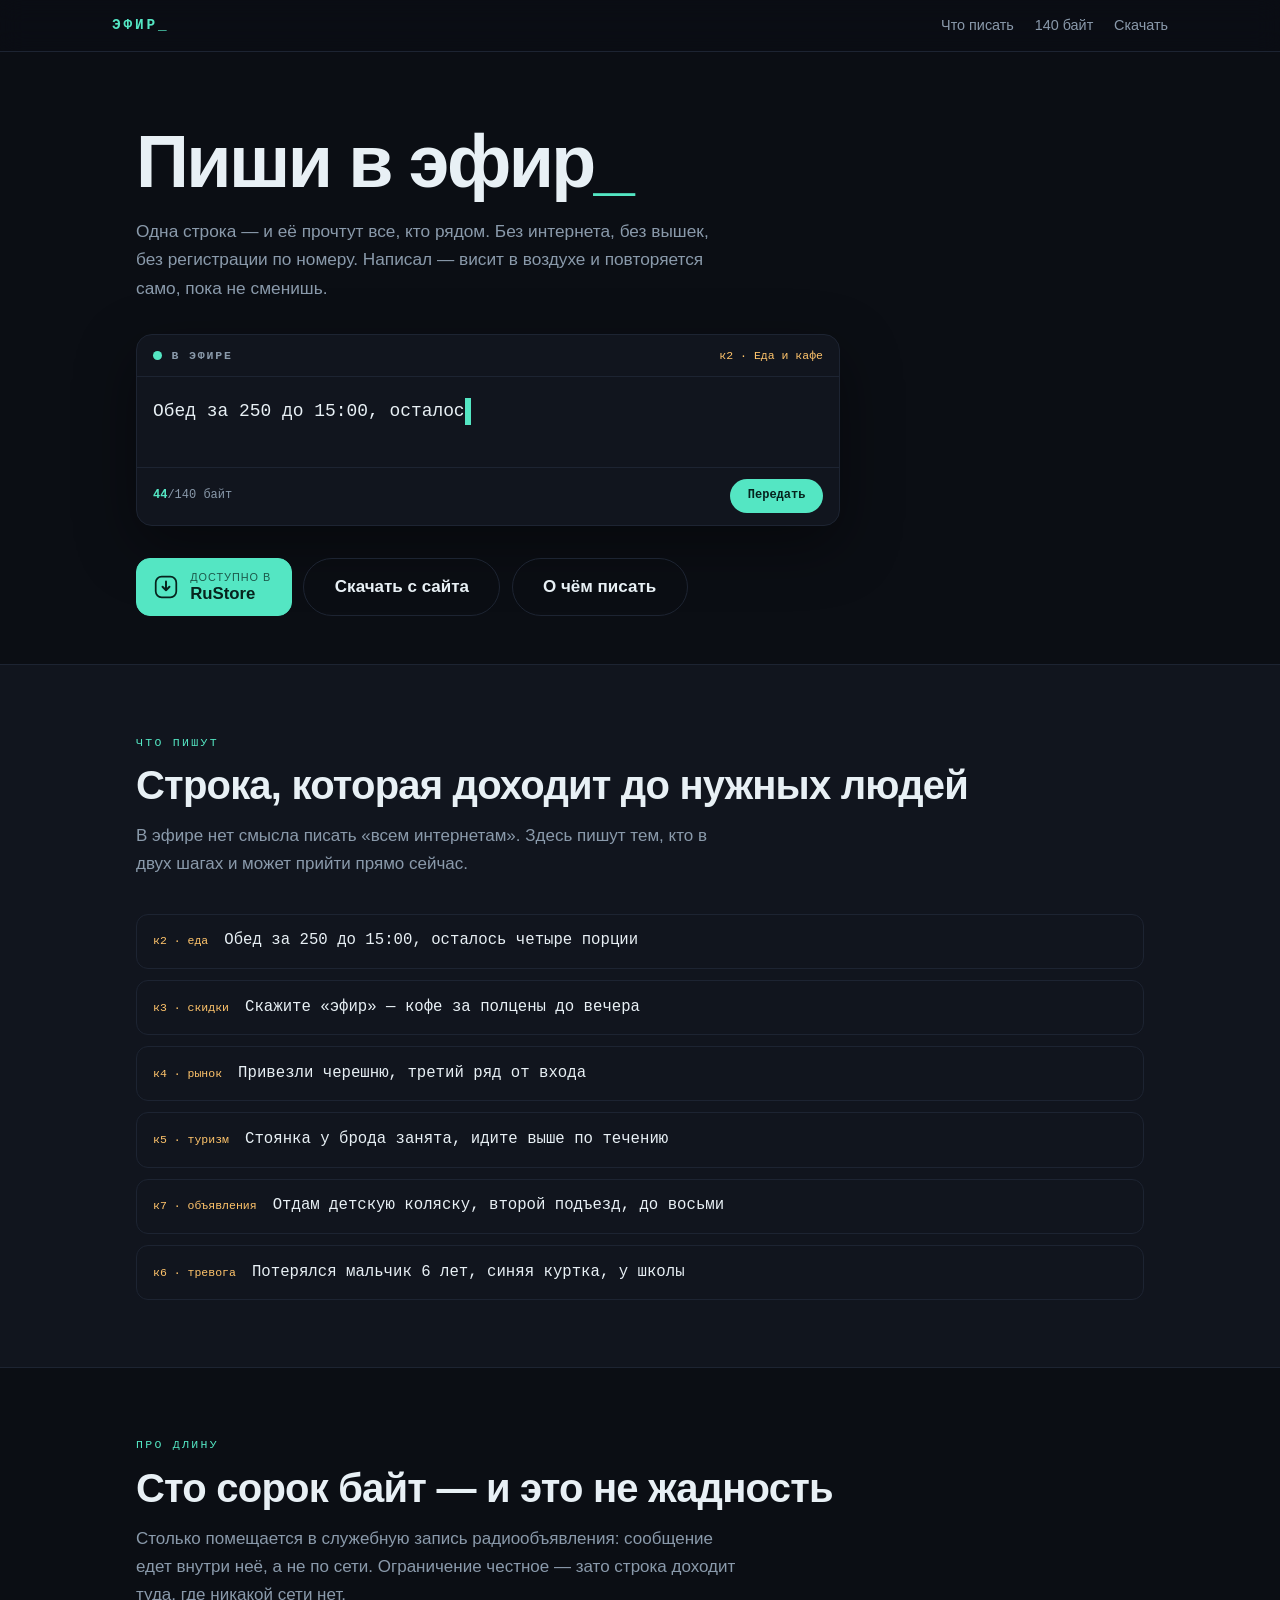
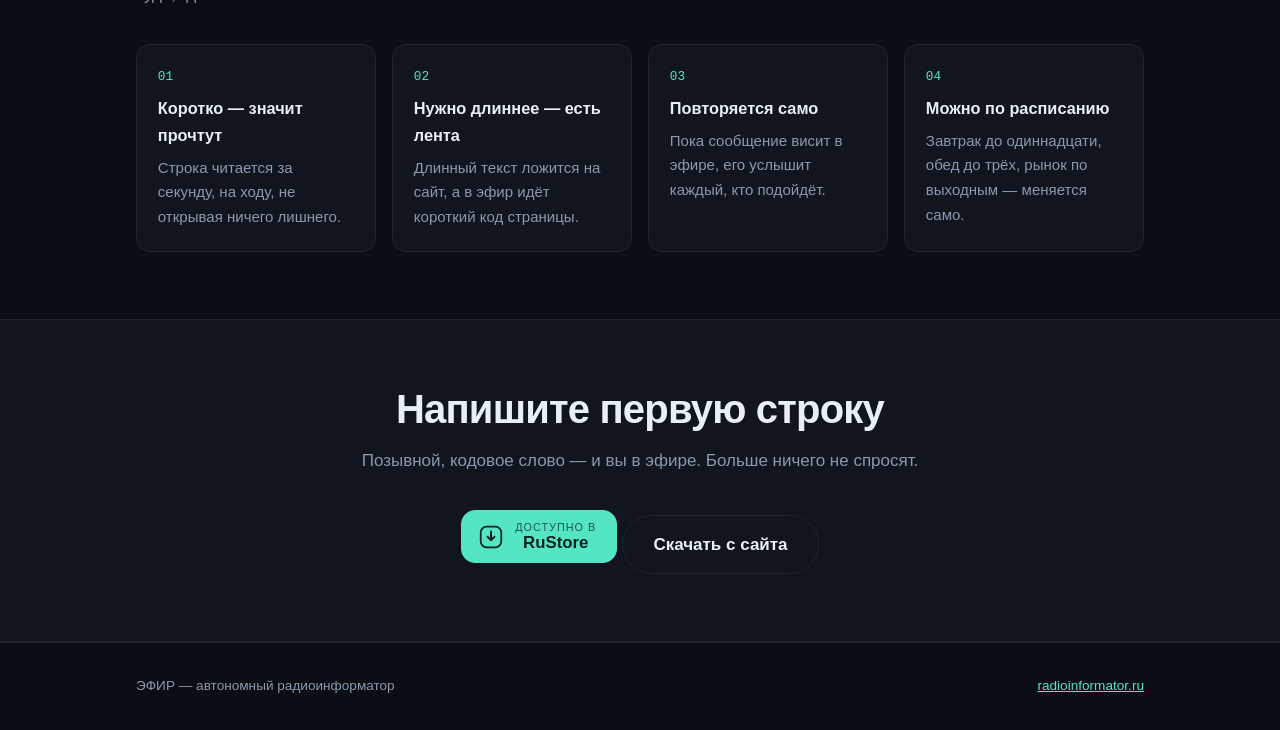
<file: promo/pishivefir/index.html>
<!doctype html>
<html lang="ru">
<head>
<meta charset="utf-8">
<meta name="viewport" content="width=device-width, initial-scale=1">
<title>Пиши в эфир — ЭФИР, объявление соседям без интернета</title>
<meta name="description" content="Одна строка — и её прочтут все, кто рядом. 140 байт, которые доходят без интернета, вышек и регистрации. Приложение ЭФИР.">
<meta property="og:title" content="Пиши в эфир">
<meta property="og:description" content="Одна строка — и её прочтут все, кто рядом. Без интернета и вышек.">
<meta property="og:type" content="website">
<link rel="icon" href="data:image/svg+xml,<svg xmlns='http://www.w3.org/2000/svg' viewBox='0 0 32 32'><rect width='32' height='32' fill='%230B0E14'/><rect x='6' y='13' width='20' height='2.6' rx='1.3' fill='%2354E6C3'/><rect x='6' y='19' width='13' height='2.6' rx='1.3' fill='%2354E6C3' opacity='.6'/><rect x='22' y='19' width='3' height='2.6' rx='1.3' fill='%2354E6C3'/></svg>">
<style>
/* ============================================================
   ПИШИ В ЭФИР — сайт про строку.

   Главный герой здесь — текст, который набирается сам: страница
   должна ощущаться как поле ввода. Отсюда моноширинный шрифт,
   мигающий курсор и счётчик байтов, как в самом приложении.
   ============================================================ */

:root{
  --bg:#0B0E14;
  --panel:#11151E;
  --ink:#E8F0F5;
  --soft:#8A9AAB;
  --mint:#54E6C3;
  --amber:#FFC46B;
  --line:#1D2432;
  --sans:"Inter",-apple-system,"Segoe UI",Roboto,Arial,sans-serif;
  --mono:"SFMono-Regular",Consolas,"Liberation Mono",monospace;
}

*{box-sizing:border-box}
html{scroll-behavior:smooth}
body{margin:0;background:var(--bg);color:var(--ink);font-family:var(--sans);font-size:17px;line-height:1.65;-webkit-font-smoothing:antialiased}
a{color:var(--mint)}
.wrap{max-width:66rem;margin:0 auto;padding:0 1.5rem}

header{position:sticky;top:0;z-index:40;background:rgba(11,14,20,.85);backdrop-filter:blur(12px);border-bottom:1px solid var(--line)}
.head{display:flex;align-items:center;justify-content:space-between;padding:.85rem 0;gap:1rem}
.logo{font-family:var(--mono);font-weight:700;letter-spacing:.2em;font-size:.9rem;color:var(--mint)}
.head nav{display:flex;gap:1.3rem;font-size:.9rem}
.head nav a{color:var(--soft);text-decoration:none}
.head nav a:hover{color:var(--mint)}
@media(max-width:640px){.head nav{display:none}}

/* padding-block, а не padding: сокращённая запись затирала боковые поля .wrap. */
.hero{padding-block:4.5rem 3rem}
h1{font-size:clamp(2.3rem,7vw,4.6rem);line-height:1.02;margin:0 0 1.1rem;letter-spacing:-.035em;font-weight:800}
h1 .cur{color:var(--mint);animation:blink 1.05s steps(1) infinite}
@keyframes blink{50%{opacity:0}}
.lead{color:var(--soft);font-size:1.08rem;max-width:36rem;margin:0 0 2rem}

/* ---------- поле, которое печатает само ---------- */
.composer{
  background:var(--panel);border:1px solid var(--line);border-radius:16px;overflow:hidden;
  box-shadow:0 20px 60px rgba(0,0,0,.4);max-width:44rem;
}
.composer-top{display:flex;align-items:center;gap:.6rem;padding:.7rem 1rem;border-bottom:1px solid var(--line)}
.dot{width:9px;height:9px;border-radius:50%;background:var(--mint);box-shadow:0 0 0 0 rgba(84,230,195,.5);animation:pulse 2.4s ease-out infinite}
@keyframes pulse{0%,100%{box-shadow:0 0 0 0 rgba(84,230,195,.45)}70%{box-shadow:0 0 0 11px rgba(84,230,195,0)}}
.composer-top b{font-family:var(--mono);font-size:.72rem;letter-spacing:.16em;text-transform:uppercase;color:var(--soft);font-weight:700}
.composer-top .ch{margin-left:auto;font-family:var(--mono);font-size:.72rem;color:var(--amber)}

.field{padding:1.3rem 1rem;min-height:5.6rem;font-family:var(--mono);font-size:1.12rem;line-height:1.5}
.field .caret{display:inline-block;width:.55ch;background:var(--mint);animation:blink 1.05s steps(1) infinite;color:transparent}
.composer-foot{display:flex;align-items:center;justify-content:space-between;padding:.7rem 1rem;border-top:1px solid var(--line);font-family:var(--mono);font-size:.75rem;color:var(--soft)}
.bytes b{color:var(--mint);font-weight:700}
.send{background:var(--mint);color:#06231D;border:0;border-radius:100px;padding:.45rem 1.1rem;font:inherit;font-weight:700;cursor:default}

.actions{display:flex;gap:.7rem;flex-wrap:wrap;margin-top:2rem}
.btn{display:inline-flex;align-items:center;gap:.5rem;background:var(--mint);color:#06231D;font-weight:700;padding:.9rem 1.9rem;border-radius:100px;text-decoration:none}
.btn:hover{background:#7BF0D4}
.btn-ghost{background:transparent;color:var(--ink);border:1px solid var(--line)}
.btn-ghost:hover{background:transparent;border-color:var(--mint);color:var(--mint)}

section{padding:4.2rem 0}
.alt{background:var(--panel);border-block:1px solid var(--line)}
.eyebrow{font-family:var(--mono);font-size:.72rem;letter-spacing:.2em;text-transform:uppercase;color:var(--mint);margin:0 0 .7rem}
h2{font-size:clamp(1.6rem,4.2vw,2.5rem);line-height:1.13;margin:0 0 .9rem;letter-spacing:-.02em;font-weight:800}
.sub{color:var(--soft);max-width:38rem;margin:0 0 2.2rem}

.lines{display:grid;gap:.7rem}
.line{
  display:grid;grid-template-columns:auto 1fr;gap:1rem;align-items:baseline;
  background:var(--bg);border:1px solid var(--line);border-radius:12px;padding:.85rem 1rem;
  transition:border-color .2s ease,transform .2s ease;
}
.alt .line{background:var(--panel)}
.line:hover{border-color:var(--mint);transform:translateX(3px)}
.line code{font-family:var(--mono);font-size:.72rem;color:var(--amber);white-space:nowrap}
.line span{font-family:var(--mono);font-size:.98rem}

.grid{display:grid;grid-template-columns:repeat(auto-fit,minmax(15rem,1fr));gap:1rem}
.card{background:var(--panel);border:1px solid var(--line);border-radius:14px;padding:1.3rem}
.alt .card{background:var(--bg)}
.card h3{margin:0 0 .4rem;font-size:1.02rem}
.card p{margin:0;color:var(--soft);font-size:.94rem}
.card .num{font-family:var(--mono);color:var(--mint);font-size:.8rem;display:block;margin-bottom:.5rem}

/* ---------- кнопка магазина ---------- */
/* Бейдж в духе магазинных: значок слева, две строки. Значок наш, нейтральный —
   фирменный знак RuStore рисовать по памяти нельзя. */
.store{display:inline-flex;align-items:center;gap:.7rem;background:#54E6C3;color:#06231D;
  border:1px solid #54E6C3;border-radius:14px;padding:.6rem 1.25rem .6rem 1rem;
  text-decoration:none;transition:transform .16s ease,filter .16s ease}
.store:hover{text-decoration:none;color:#06231D;transform:translateY(-1px);filter:brightness(1.08)}
.store-i{width:26px;height:26px;flex:0 0 auto}
.store span{display:grid;line-height:1.15;font-weight:700;font-size:1.05rem}
.store b{font-weight:500;font-size:.68rem;letter-spacing:.09em;text-transform:uppercase;opacity:.72}

footer{border-top:1px solid var(--line);padding:2rem 0;color:var(--soft);font-size:.85rem}
.foot{display:flex;flex-wrap:wrap;gap:1rem;justify-content:space-between}

@media (prefers-reduced-motion: reduce){*,*::before,*::after{animation:none!important;transition:none!important}}
</style>
</head>
<body>

<header>
  <div class="wrap head">
    <div class="logo">ЭФИР_</div>
    <nav>
      <a href="#chto">Что писать</a>
      <a href="#skolko">140 байт</a>
      <a href="https://www.rustore.ru/catalog/app/ru.radioinformator.efir" target="_blank" rel="noopener">Скачать</a>
    </nav>
  </div>
</header>

<main>
  <section class="wrap hero">
    <h1>Пиши в эфир<span class="cur">_</span></h1>
    <p class="lead">
      Одна строка — и её прочтут все, кто рядом. Без интернета, без вышек,
      без регистрации по номеру. Написал — висит в воздухе и повторяется само,
      пока не сменишь.
    </p>

    <div class="composer">
      <div class="composer-top">
        <span class="dot"></span>
        <b>В эфире</b>
        <span class="ch" id="ch">к2 · Еда и кафе</span>
      </div>
      <div class="field"><span id="typed"></span><span class="caret">&nbsp;</span></div>
      <div class="composer-foot">
        <span class="bytes"><b id="bytes">0</b>/140 байт</span>
        <span class="send">Передать</span>
      </div>
    </div>

    <div class="actions">
      <a class="store" href="https://www.rustore.ru/catalog/app/ru.radioinformator.efir" target="_blank" rel="noopener"><svg class="store-i" viewBox="0 0 24 24" fill="none" aria-hidden="true"><rect x="2.5" y="2.5" width="19" height="19" rx="5.5" stroke="currentColor" stroke-width="1.6"/><path d="M12 7v8m0 0 3.2-3.2M12 15l-3.2-3.2" stroke="currentColor" stroke-width="1.8" stroke-linecap="round" stroke-linejoin="round"/></svg><span><b>Доступно в</b>RuStore</span></a>
      <a class="btn btn-ghost" href="https://radioinformator.ru">Скачать с сайта</a>
      <a class="btn btn-ghost" href="#chto">О чём писать</a>
    </div>
  </section>

  <section id="chto" class="alt">
    <div class="wrap">
      <p class="eyebrow">Что пишут</p>
      <h2>Строка, которая доходит до нужных людей</h2>
      <p class="sub">
        В эфире нет смысла писать «всем интернетам». Здесь пишут тем, кто
        в двух шагах и может прийти прямо сейчас.
      </p>

      <div class="lines">
        <div class="line"><code>к2 · еда</code><span>Обед за 250 до 15:00, осталось четыре порции</span></div>
        <div class="line"><code>к3 · скидки</code><span>Скажите «эфир» — кофе за полцены до вечера</span></div>
        <div class="line"><code>к4 · рынок</code><span>Привезли черешню, третий ряд от входа</span></div>
        <div class="line"><code>к5 · туризм</code><span>Стоянка у брода занята, идите выше по течению</span></div>
        <div class="line"><code>к7 · объявления</code><span>Отдам детскую коляску, второй подъезд, до восьми</span></div>
        <div class="line"><code>к6 · тревога</code><span>Потерялся мальчик 6 лет, синяя куртка, у школы</span></div>
      </div>
    </div>
  </section>

  <section id="skolko">
    <div class="wrap">
      <p class="eyebrow">Про длину</p>
      <h2>Сто сорок байт — и это не жадность</h2>
      <p class="sub">
        Столько помещается в служебную запись радиообъявления: сообщение едет
        внутри неё, а не по сети. Ограничение честное — зато строка доходит
        туда, где никакой сети нет.
      </p>

      <div class="grid">
        <article class="card">
          <span class="num">01</span>
          <h3>Коротко — значит прочтут</h3>
          <p>Строка читается за секунду, на ходу, не открывая ничего лишнего.</p>
        </article>
        <article class="card">
          <span class="num">02</span>
          <h3>Нужно длиннее — есть лента</h3>
          <p>Длинный текст ложится на сайт, а в эфир идёт короткий код страницы.</p>
        </article>
        <article class="card">
          <span class="num">03</span>
          <h3>Повторяется само</h3>
          <p>Пока сообщение висит в эфире, его услышит каждый, кто подойдёт.</p>
        </article>
        <article class="card">
          <span class="num">04</span>
          <h3>Можно по расписанию</h3>
          <p>Завтрак до одиннадцати, обед до трёх, рынок по выходным — меняется само.</p>
        </article>
      </div>
    </div>
  </section>

  <section class="alt">
    <div class="wrap" style="text-align:center">
      <h2>Напишите первую строку</h2>
      <p class="sub" style="margin-inline:auto">
        Позывной, кодовое слово — и вы в эфире. Больше ничего не спросят.
      </p>
      <a class="store" href="https://www.rustore.ru/catalog/app/ru.radioinformator.efir" target="_blank" rel="noopener"><svg class="store-i" viewBox="0 0 24 24" fill="none" aria-hidden="true"><rect x="2.5" y="2.5" width="19" height="19" rx="5.5" stroke="currentColor" stroke-width="1.6"/><path d="M12 7v8m0 0 3.2-3.2M12 15l-3.2-3.2" stroke="currentColor" stroke-width="1.8" stroke-linecap="round" stroke-linejoin="round"/></svg><span><b>Доступно в</b>RuStore</span></a>
      <a class="btn btn-ghost" href="https://radioinformator.ru">Скачать с сайта</a>
    </div>
  </section>
</main>

<footer>
  <div class="wrap foot">
    <span>ЭФИР — автономный радиоинформатор</span>
    <span><a href="https://radioinformator.ru">radioinformator.ru</a></span>
  </div>
</footer>

<script>
// Поле печатает объявления само: страница должна ощущаться как ввод сообщения.
(function () {
  var samples = [
    ['Обед за 250 до 15:00, осталось четыре порции', 'к2 · Еда и кафе'],
    ['Привезли черешню, третий ряд от входа', 'к4 · Рынок и торговля'],
    ['Отдам коляску, второй подъезд, до восьми', 'к7 · Объявления'],
    ['Стоянка у брода занята, идите выше', 'к5 · Туризм и походы'],
    ['Скажите «эфир» — кофе за полцены', 'к3 · Скидки и промокоды']
  ];

  var out = document.getElementById('typed');
  var bytes = document.getElementById('bytes');
  var chan = document.getElementById('ch');
  var n = 0;

  // Счётчик показывает байты UTF-8, как в приложении: кириллица тут по два.
  function utf8(s) { return new Blob([s]).size; }

  function type(text, done) {
    var i = 0;
    (function step() {
      out.textContent = text.slice(0, i);
      bytes.textContent = utf8(out.textContent);
      if (i++ <= text.length) { setTimeout(step, 45); } else { setTimeout(done, 2600); }
    })();
  }

  function erase(done) {
    (function step() {
      var t = out.textContent;
      if (!t.length) { return done(); }
      out.textContent = t.slice(0, -1);
      bytes.textContent = utf8(out.textContent);
      setTimeout(step, 18);
    })();
  }

  function loop() {
    var s = samples[n % samples.length];
    chan.textContent = s[1];
    type(s[0], function () { erase(function () { n++; loop(); }); });
  }

  loop();
})();
</script>
</body>
</html>
</file>
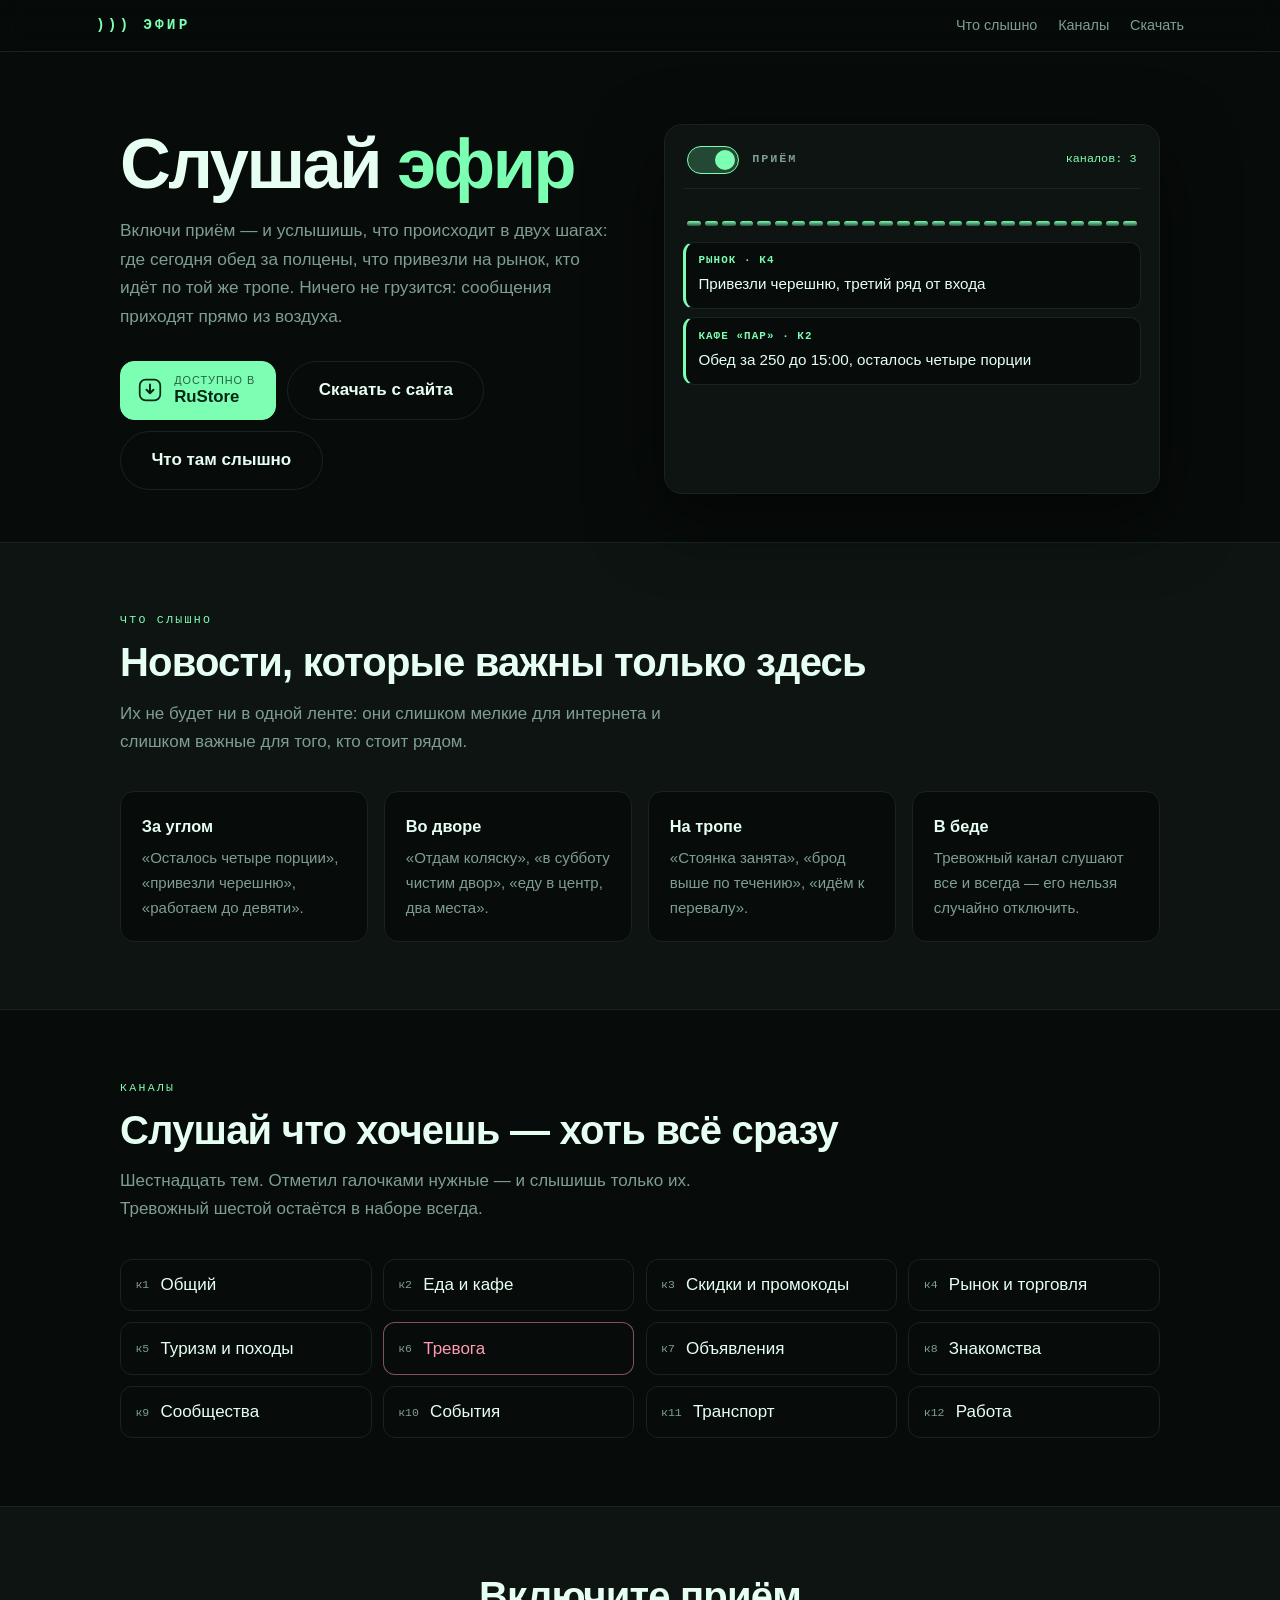
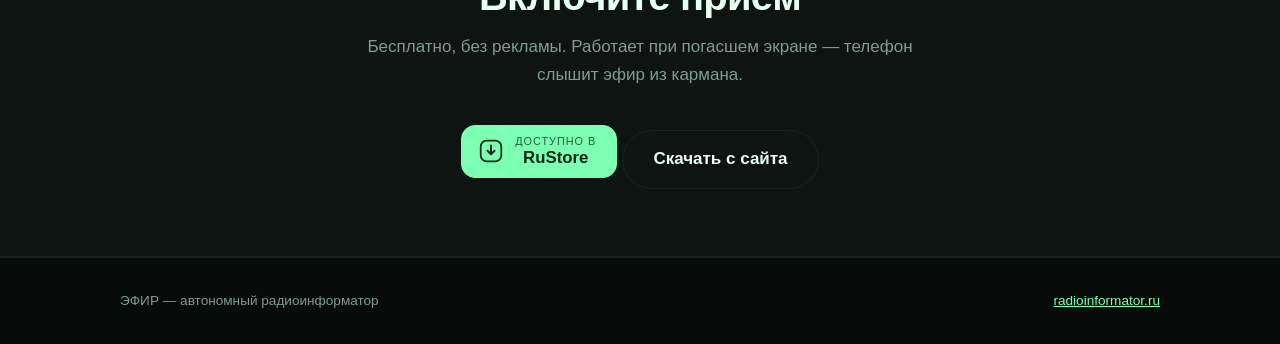
<file: promo/slushaiefir/index.html>
<!doctype html>
<html lang="ru">
<head>
<meta charset="utf-8">
<meta name="viewport" content="width=device-width, initial-scale=1">
<title>Слушай эфир — ЭФИР, что говорят рядом с тобой</title>
<meta name="description" content="Включи приём — и услышишь, что происходит в двух шагах: кафе, рынок, двор, тропа. Без интернета и вышек. Приложение ЭФИР.">
<meta property="og:title" content="Слушай эфир">
<meta property="og:description" content="Включи приём — и услышишь, что происходит в двух шагах.">
<meta property="og:type" content="website">
<link rel="icon" href="data:image/svg+xml,<svg xmlns='http://www.w3.org/2000/svg' viewBox='0 0 32 32'><rect width='32' height='32' fill='%23070B0A'/><rect x='5' y='14' width='3' height='6' rx='1.5' fill='%237CFFB2'/><rect x='11' y='9' width='3' height='16' rx='1.5' fill='%237CFFB2'/><rect x='17' y='12' width='3' height='10' rx='1.5' fill='%237CFFB2' opacity='.75'/><rect x='23' y='6' width='3' height='22' rx='1.5' fill='%237CFFB2' opacity='.5'/></svg>">
<style>
/* ============================================================
   СЛУШАЙ ЭФИР — сайт про приём.

   Здесь всё про то, что происходит без твоего участия: шкала
   ходит, полосы уровня дышат, сообщения приходят сами. Человек
   на этой странице — слушатель, поэтому единственное действие
   на экране это тумблер приёма.
   ============================================================ */

:root{
  --bg:#070B0A;
  --panel:#0D1412;
  --ink:#E6FFF2;
  --soft:#7E9E90;
  --signal:#7CFFB2;
  --amber:#FFCF6B;
  --alarm:#FF9BB0;
  --line:#18241F;
  --sans:"Inter",-apple-system,"Segoe UI",Roboto,Arial,sans-serif;
  --mono:"SFMono-Regular",Consolas,"Liberation Mono",monospace;
}

*{box-sizing:border-box}
html{scroll-behavior:smooth}
body{margin:0;background:var(--bg);color:var(--ink);font-family:var(--sans);font-size:17px;line-height:1.65;-webkit-font-smoothing:antialiased}
a{color:var(--signal)}
.wrap{max-width:68rem;margin:0 auto;padding:0 1.5rem}

header{position:sticky;top:0;z-index:40;background:rgba(7,11,10,.85);backdrop-filter:blur(12px);border-bottom:1px solid var(--line)}
.head{display:flex;align-items:center;justify-content:space-between;padding:.85rem 0;gap:1rem}
.logo{font-family:var(--mono);letter-spacing:.22em;font-size:.9rem;font-weight:700;color:var(--signal)}
.head nav{display:flex;gap:1.3rem;font-size:.9rem}
.head nav a{color:var(--soft);text-decoration:none}
.head nav a:hover{color:var(--signal)}
@media(max-width:640px){.head nav{display:none}}

/* padding-block, а не padding: сокращённая запись затирала боковые поля .wrap. */
.hero{padding-block:4.5rem 3rem;display:grid;grid-template-columns:1fr 1fr;gap:3rem;align-items:center}
@media(max-width:900px){.hero{grid-template-columns:1fr;gap:2.2rem}}

h1{font-size:clamp(2.3rem,6.5vw,4.4rem);line-height:1.03;margin:0 0 1rem;letter-spacing:-.035em;font-weight:800}
h1 em{font-style:normal;color:var(--signal)}
.lead{color:var(--soft);font-size:1.08rem;max-width:32rem;margin:0 0 1.9rem}
.actions{display:flex;gap:.7rem;flex-wrap:wrap}
.btn{display:inline-flex;align-items:center;gap:.5rem;background:var(--signal);color:#052616;font-weight:700;padding:.9rem 1.9rem;border-radius:100px;text-decoration:none}
.btn:hover{background:#9DFFC7}
.btn-ghost{background:transparent;color:var(--ink);border:1px solid var(--line)}
.btn-ghost:hover{background:transparent;border-color:var(--signal);color:var(--signal)}

/* ---------- приёмник ---------- */
.radio{background:var(--panel);border:1px solid var(--line);border-radius:18px;padding:1.1rem;box-shadow:0 24px 70px rgba(0,0,0,.5)}

.bar{display:flex;align-items:center;gap:.8rem;padding:.2rem .3rem .9rem;border-bottom:1px solid var(--line)}
.sw{
  width:52px;height:28px;border-radius:100px;background:#1E2C26;position:relative;cursor:pointer;
  border:1px solid var(--line);transition:background .2s ease;flex:0 0 auto;
}
.sw::after{content:"";position:absolute;top:3px;left:3px;width:20px;height:20px;border-radius:50%;background:#4A6357;transition:transform .2s ease,background .2s ease}
.sw.on{background:rgba(124,255,178,.22);border-color:var(--signal)}
.sw.on::after{transform:translateX(24px);background:var(--signal)}
.bar b{font-family:var(--mono);font-size:.74rem;letter-spacing:.16em;text-transform:uppercase;color:var(--soft);font-weight:700}
.bar .st{margin-left:auto;font-family:var(--mono);font-size:.74rem;color:var(--signal)}

/* Полосы уровня: у каждой своя длительность, поэтому рисунок не повторяется. */
.levels{display:flex;align-items:flex-end;gap:4px;height:46px;padding:.9rem .3rem .6rem}
.levels i{flex:1;background:linear-gradient(180deg,var(--signal),rgba(124,255,178,.25));border-radius:3px;height:20%;animation:jump 1.1s ease-in-out infinite alternate}
@keyframes jump{to{height:100%}}
.levels.off i{animation-play-state:paused;height:12%;background:#22322B}

.feed{display:grid;gap:.55rem;min-height:15rem;align-content:start;padding-top:.4rem}
.item{
  border:1px solid var(--line);border-left:3px solid var(--signal);border-radius:11px;
  padding:.6rem .8rem;background:var(--bg);animation:in .4s ease both;
}
.item.alarm{border-left-color:var(--alarm)}
@keyframes in{from{opacity:0;transform:translateY(7px)}to{opacity:1;transform:none}}
.item b{display:block;font-family:var(--mono);font-size:.68rem;letter-spacing:.1em;text-transform:uppercase;color:var(--signal)}
.item.alarm b{color:var(--alarm)}
.item span{font-size:.95rem}
.empty{color:var(--soft);font-family:var(--mono);font-size:.85rem;text-align:center;padding:3rem 0}

section{padding:4.2rem 0}
.alt{background:var(--panel);border-block:1px solid var(--line)}
.eyebrow{font-family:var(--mono);font-size:.72rem;letter-spacing:.2em;text-transform:uppercase;color:var(--signal);margin:0 0 .7rem}
h2{font-size:clamp(1.6rem,4.2vw,2.5rem);line-height:1.13;margin:0 0 .9rem;letter-spacing:-.02em;font-weight:800}
.sub{color:var(--soft);max-width:38rem;margin:0 0 2.2rem}

.chans{display:grid;grid-template-columns:repeat(auto-fit,minmax(13rem,1fr));gap:.7rem}
.chan{display:flex;align-items:center;gap:.7rem;border:1px solid var(--line);border-radius:12px;padding:.7rem .9rem;background:var(--bg);transition:border-color .2s ease}
.alt .chan{background:var(--panel)}
.chan:hover{border-color:var(--signal)}
.chan code{font-family:var(--mono);font-size:.72rem;color:var(--soft)}
.chan.alarm{border-color:rgba(255,155,176,.5)}
.chan.alarm span{color:var(--alarm)}

.grid{display:grid;grid-template-columns:repeat(auto-fit,minmax(15rem,1fr));gap:1rem}
.card{background:var(--panel);border:1px solid var(--line);border-radius:14px;padding:1.3rem}
.alt .card{background:var(--bg)}
.card h3{margin:0 0 .4rem;font-size:1.02rem}
.card p{margin:0;color:var(--soft);font-size:.94rem}

/* ---------- кнопка магазина ---------- */
/* Бейдж в духе магазинных: значок слева, две строки. Значок наш, нейтральный —
   фирменный знак RuStore рисовать по памяти нельзя. */
.store{display:inline-flex;align-items:center;gap:.7rem;background:#7CFFB2;color:#052616;
  border:1px solid #7CFFB2;border-radius:14px;padding:.6rem 1.25rem .6rem 1rem;
  text-decoration:none;transition:transform .16s ease,filter .16s ease}
.store:hover{text-decoration:none;color:#052616;transform:translateY(-1px);filter:brightness(1.08)}
.store-i{width:26px;height:26px;flex:0 0 auto}
.store span{display:grid;line-height:1.15;font-weight:700;font-size:1.05rem}
.store b{font-weight:500;font-size:.68rem;letter-spacing:.09em;text-transform:uppercase;opacity:.72}

footer{border-top:1px solid var(--line);padding:2rem 0;color:var(--soft);font-size:.85rem}
.foot{display:flex;flex-wrap:wrap;gap:1rem;justify-content:space-between}

@media (prefers-reduced-motion: reduce){*,*::before,*::after{animation:none!important;transition:none!important}}
</style>
</head>
<body>

<header>
  <div class="wrap head">
    <div class="logo">))) ЭФИР</div>
    <nav>
      <a href="#chto">Что слышно</a>
      <a href="#kanaly">Каналы</a>
      <a href="https://www.rustore.ru/catalog/app/ru.radioinformator.efir" target="_blank" rel="noopener">Скачать</a>
    </nav>
  </div>
</header>

<main>
  <section class="wrap hero">
    <div>
      <h1>Слушай <em>эфир</em></h1>
      <p class="lead">
        Включи приём — и услышишь, что происходит в двух шагах: где сегодня
        обед за полцены, что привезли на рынок, кто идёт по той же тропе.
        Ничего не грузится: сообщения приходят прямо из воздуха.
      </p>
      <div class="actions">
        <a class="store" href="https://www.rustore.ru/catalog/app/ru.radioinformator.efir" target="_blank" rel="noopener"><svg class="store-i" viewBox="0 0 24 24" fill="none" aria-hidden="true"><rect x="2.5" y="2.5" width="19" height="19" rx="5.5" stroke="currentColor" stroke-width="1.6"/><path d="M12 7v8m0 0 3.2-3.2M12 15l-3.2-3.2" stroke="currentColor" stroke-width="1.8" stroke-linecap="round" stroke-linejoin="round"/></svg><span><b>Доступно в</b>RuStore</span></a>
        <a class="btn btn-ghost" href="https://radioinformator.ru">Скачать с сайта</a>
        <a class="btn btn-ghost" href="#chto">Что там слышно</a>
      </div>
    </div>

    <div class="radio">
      <div class="bar">
        <span class="sw on" id="sw" role="switch" aria-checked="true" aria-label="Приём"></span>
        <b>Приём</b>
        <span class="st" id="st">каналов: 3</span>
      </div>
      <div class="levels" id="levels"></div>
      <div class="feed" id="feed"></div>
    </div>
  </section>

  <section id="chto" class="alt">
    <div class="wrap">
      <p class="eyebrow">Что слышно</p>
      <h2>Новости, которые важны только здесь</h2>
      <p class="sub">
        Их не будет ни в одной ленте: они слишком мелкие для интернета и слишком
        важные для того, кто стоит рядом.
      </p>
      <div class="grid">
        <article class="card"><h3>За углом</h3><p>«Осталось четыре порции», «привезли черешню», «работаем до девяти».</p></article>
        <article class="card"><h3>Во дворе</h3><p>«Отдам коляску», «в субботу чистим двор», «еду в центр, два места».</p></article>
        <article class="card"><h3>На тропе</h3><p>«Стоянка занята», «брод выше по течению», «идём к перевалу».</p></article>
        <article class="card"><h3>В беде</h3><p>Тревожный канал слушают все и всегда — его нельзя случайно отключить.</p></article>
      </div>
    </div>
  </section>

  <section id="kanaly">
    <div class="wrap">
      <p class="eyebrow">Каналы</p>
      <h2>Слушай что хочешь — хоть всё сразу</h2>
      <p class="sub">
        Шестнадцать тем. Отметил галочками нужные — и слышишь только их.
        Тревожный шестой остаётся в наборе всегда.
      </p>
      <div class="chans">
        <div class="chan"><code>к1</code><span>Общий</span></div>
        <div class="chan"><code>к2</code><span>Еда и кафе</span></div>
        <div class="chan"><code>к3</code><span>Скидки и промокоды</span></div>
        <div class="chan"><code>к4</code><span>Рынок и торговля</span></div>
        <div class="chan"><code>к5</code><span>Туризм и походы</span></div>
        <div class="chan alarm"><code>к6</code><span>Тревога</span></div>
        <div class="chan"><code>к7</code><span>Объявления</span></div>
        <div class="chan"><code>к8</code><span>Знакомства</span></div>
        <div class="chan"><code>к9</code><span>Сообщества</span></div>
        <div class="chan"><code>к10</code><span>События</span></div>
        <div class="chan"><code>к11</code><span>Транспорт</span></div>
        <div class="chan"><code>к12</code><span>Работа</span></div>
      </div>
    </div>
  </section>

  <section class="alt">
    <div class="wrap" style="text-align:center">
      <h2>Включите приём</h2>
      <p class="sub" style="margin-inline:auto">
        Бесплатно, без рекламы. Работает при погасшем экране — телефон слышит
        эфир из кармана.
      </p>
      <a class="store" href="https://www.rustore.ru/catalog/app/ru.radioinformator.efir" target="_blank" rel="noopener"><svg class="store-i" viewBox="0 0 24 24" fill="none" aria-hidden="true"><rect x="2.5" y="2.5" width="19" height="19" rx="5.5" stroke="currentColor" stroke-width="1.6"/><path d="M12 7v8m0 0 3.2-3.2M12 15l-3.2-3.2" stroke="currentColor" stroke-width="1.8" stroke-linecap="round" stroke-linejoin="round"/></svg><span><b>Доступно в</b>RuStore</span></a>
      <a class="btn btn-ghost" href="https://radioinformator.ru">Скачать с сайта</a>
    </div>
  </section>
</main>

<footer>
  <div class="wrap foot">
    <span>ЭФИР — автономный радиоинформатор</span>
    <span><a href="https://radioinformator.ru">radioinformator.ru</a></span>
  </div>
</footer>

<script>
// Полосы уровня: разная длительность у каждой, иначе рисунок отбивает такт.
(function () {
  var box = document.getElementById('levels');
  for (var i = 0; i < 26; i++) {
    var bar = document.createElement('i');
    bar.style.animationDuration = (0.5 + Math.random() * 0.9).toFixed(2) + 's';
    bar.style.animationDelay = (-Math.random() * 1.2).toFixed(2) + 's';
    box.appendChild(bar);
  }
})();

// Эфир: сообщения приходят сами, пока приём включён.
(function () {
  var air = [
    ['Кафе «Пар» · к2', 'Обед за 250 до 15:00, осталось четыре порции', 0],
    ['Рынок · к4', 'Привезли черешню, третий ряд от входа', 0],
    ['Двор · к7', 'Отдам детскую коляску, второй подъезд', 0],
    ['Тропа · к5', 'Стоянка у брода занята, идите выше', 0],
    ['Спасатели · к6', 'Потерялся мальчик 6 лет, синяя куртка', 1],
    ['Ярмарка · к10', 'Концерт во дворе через час, вход свободный', 0],
    ['Гараж · к11', 'Еду в центр в восемь, есть два места', 0]
  ];

  var feed = document.getElementById('feed');
  var sw = document.getElementById('sw');
  var st = document.getElementById('st');
  var levels = document.getElementById('levels');
  var on = true, i = 0, timer = null;

  function add() {
    var m = air[i % air.length];
    var el = document.createElement('div');
    el.className = 'item' + (m[2] ? ' alarm' : '');
    el.innerHTML = '<b>' + m[0] + '</b><span>' + m[1] + '</span>';
    feed.prepend(el);
    while (feed.children.length > 4) { feed.lastElementChild.remove(); }
    i++;
  }

  function start() {
    feed.innerHTML = '';
    add(); add();
    timer = setInterval(add, 3200);
  }

  function stop() {
    clearInterval(timer);
    feed.innerHTML = '<p class="empty">приём выключен — в эфире тишина</p>';
  }

  sw.addEventListener('click', function () {
    on = !on;
    sw.classList.toggle('on', on);
    sw.setAttribute('aria-checked', String(on));
    levels.classList.toggle('off', !on);
    st.textContent = on ? 'каналов: 3' : 'выключен';
    if (on) { start(); } else { stop(); }
  });

  start();
})();
</script>
</body>
</html>
</file>
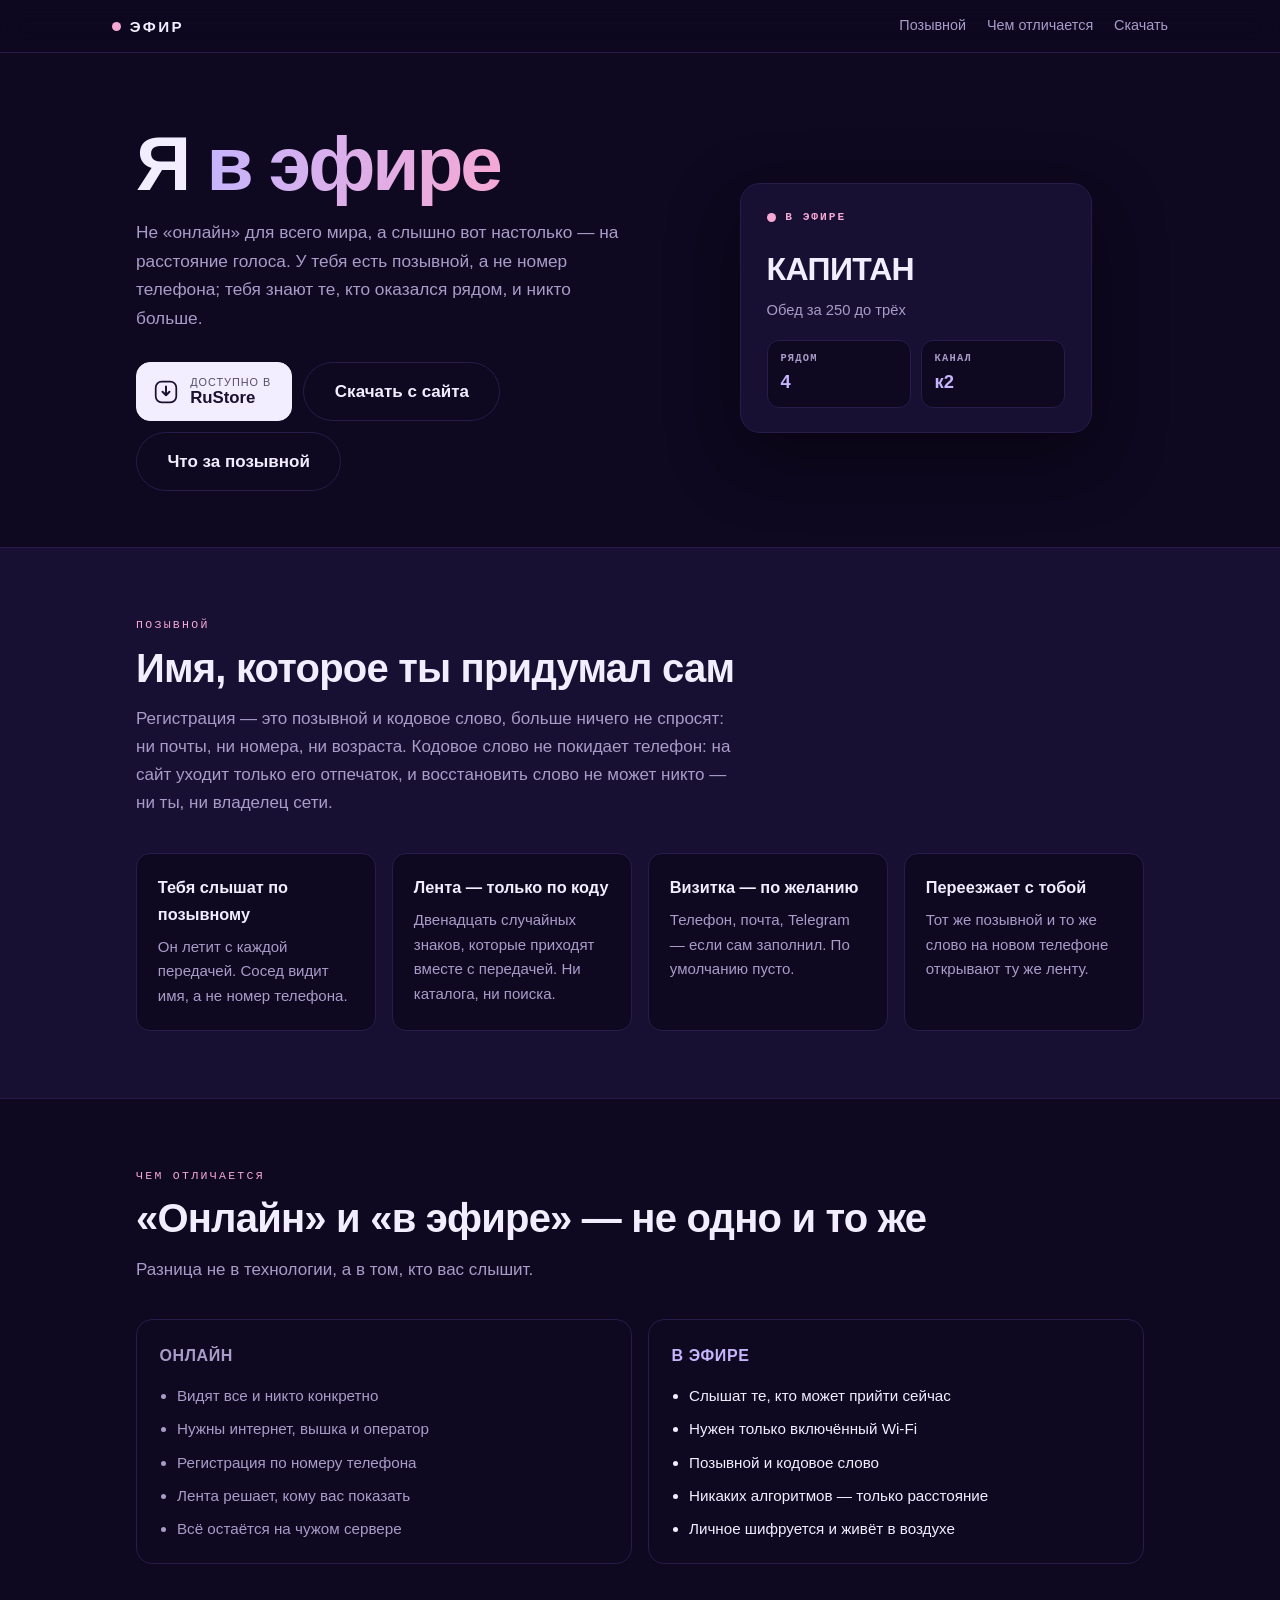
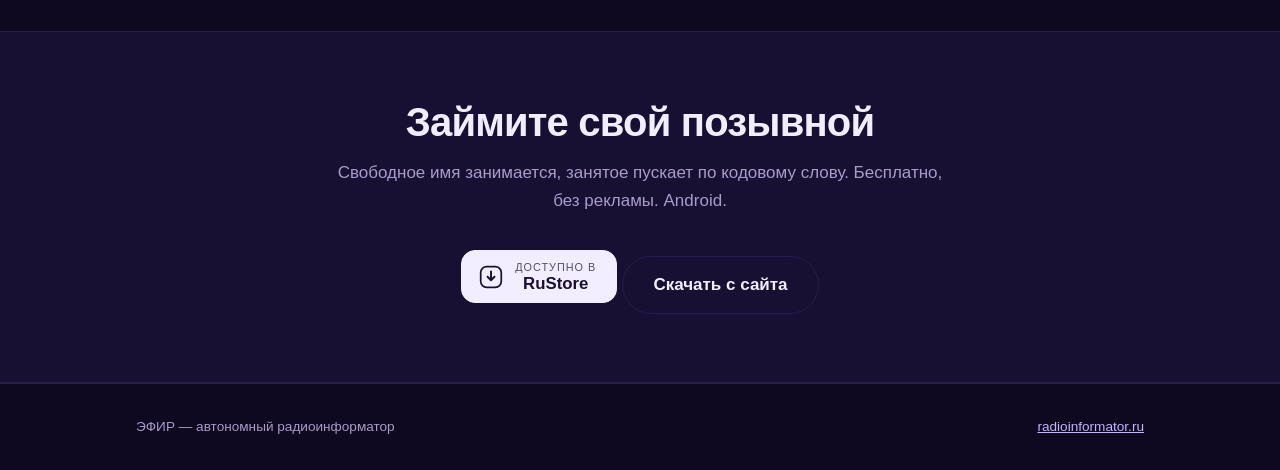
<file: promo/yavefire/index.html>
<!doctype html>
<html lang="ru">
<head>
<meta charset="utf-8">
<meta name="viewport" content="width=device-width, initial-scale=1">
<title>Я в эфире — ЭФИР, твой позывной на расстоянии голоса</title>
<meta name="description" content="Позывной, а не номер телефона. Тебя слышат те, кто рядом, и никто больше. Приложение ЭФИР: связь без интернета и вышек.">
<meta property="og:title" content="Я в эфире">
<meta property="og:description" content="Позывной вместо номера. Тебя слышат те, кто рядом, и никто больше.">
<meta property="og:type" content="website">
<link rel="icon" href="data:image/svg+xml,<svg xmlns='http://www.w3.org/2000/svg' viewBox='0 0 32 32'><rect width='32' height='32' rx='8' fill='%231A1030'/><circle cx='16' cy='16' r='5' fill='%23C4B5FD'/><circle cx='16' cy='16' r='10' fill='none' stroke='%23C4B5FD' stroke-width='1.6' opacity='.5'/><circle cx='16' cy='16' r='14' fill='none' stroke='%23C4B5FD' stroke-width='1.4' opacity='.25'/></svg>">
<style>
/* ============================================================
   Я В ЭФИРЕ — сайт про присутствие.

   Не призыв и не приём, а статус: вот он я, меня слышно вот
   настолько. Отсюда главный элемент — карточка позывного с
   пульсирующим кругом охвата, и всё построено вокруг «я».
   ============================================================ */

:root{
  --bg:#0E0820;
  --panel:#171033;
  --ink:#F2EEFF;
  --soft:#A99CC9;
  --violet:#C4B5FD;
  --pink:#F5A8D4;
  --line:#271C4A;
  --sans:"Inter",-apple-system,"Segoe UI",Roboto,Arial,sans-serif;
  --mono:"SFMono-Regular",Consolas,"Liberation Mono",monospace;
}

*{box-sizing:border-box}
html{scroll-behavior:smooth;overflow-x:hidden}
body{margin:0;background:var(--bg);color:var(--ink);font-family:var(--sans);font-size:17px;line-height:1.65;-webkit-font-smoothing:antialiased;overflow-x:hidden}
a{color:var(--violet)}
.wrap{max-width:66rem;margin:0 auto;padding:0 1.5rem}

header{position:sticky;top:0;z-index:40;background:rgba(14,8,32,.85);backdrop-filter:blur(12px);border-bottom:1px solid var(--line)}
.head{display:flex;align-items:center;justify-content:space-between;padding:.85rem 0;gap:1rem}
.logo{font-weight:800;letter-spacing:.16em;font-size:.95rem;display:flex;align-items:center;gap:.55rem}
.live{width:9px;height:9px;border-radius:50%;background:var(--pink);box-shadow:0 0 0 0 rgba(245,168,212,.6);animation:live 2s ease-out infinite}
@keyframes live{0%,100%{box-shadow:0 0 0 0 rgba(245,168,212,.55)}70%{box-shadow:0 0 0 12px rgba(245,168,212,0)}}
.head nav{display:flex;gap:1.3rem;font-size:.9rem}
.head nav a{color:var(--soft);text-decoration:none}
.head nav a:hover{color:var(--violet)}
@media(max-width:640px){.head nav{display:none}}

/* padding-block, а не padding: сокращённая запись затирала боковые поля .wrap. */
.hero{padding-block:4.5rem 3.5rem;display:grid;grid-template-columns:1.05fr .95fr;gap:3rem;align-items:center}
@media(max-width:900px){.hero{grid-template-columns:1fr;gap:2.5rem}}

h1{font-size:clamp(2.4rem,7vw,4.8rem);line-height:1;margin:0 0 1rem;letter-spacing:-.04em;font-weight:900}
h1 em{font-style:normal;background:linear-gradient(100deg,var(--violet),var(--pink));-webkit-background-clip:text;background-clip:text;color:transparent}
.lead{color:var(--soft);font-size:1.08rem;max-width:32rem;margin:0 0 1.9rem}
.actions{display:flex;gap:.7rem;flex-wrap:wrap}
.btn{display:inline-flex;align-items:center;gap:.5rem;background:linear-gradient(120deg,var(--violet),var(--pink));color:#1A1030;font-weight:800;padding:.9rem 1.9rem;border-radius:100px;text-decoration:none}
.btn:hover{filter:brightness(1.08)}
.btn-ghost{background:transparent;color:var(--ink);border:1px solid var(--line)}
.btn-ghost:hover{background:transparent;border-color:var(--violet);color:var(--violet)}

/* ---------- карточка позывного ---------- */
.me{position:relative;display:grid;place-items:center;min-height:22rem}
.halo{position:absolute;width:12rem;height:12rem;border-radius:50%;border:1px solid rgba(196,181,253,.35);animation:spread 4.5s ease-out infinite;opacity:0}
.halo:nth-child(2){animation-delay:1.5s}
.halo:nth-child(3){animation-delay:3s}
@keyframes spread{0%{transform:scale(.55);opacity:0}15%{opacity:.9}100%{transform:scale(2.4);opacity:0}}

.badge{
  position:relative;z-index:2;background:var(--panel);border:1px solid var(--line);
  border-radius:20px;padding:1.5rem 1.6rem;width:min(22rem,100%);
  box-shadow:0 24px 70px rgba(0,0,0,.45);
}
.badge .row{display:flex;align-items:center;gap:.6rem;margin-bottom:1rem}
.badge .row b{font-family:var(--mono);font-size:.7rem;letter-spacing:.18em;text-transform:uppercase;color:var(--pink)}
.call{font-size:2rem;font-weight:900;letter-spacing:-.02em;margin:0 0 .15rem}
.who{color:var(--soft);font-size:.92rem;margin:0 0 1.1rem}
.stats{display:grid;grid-template-columns:1fr 1fr;gap:.6rem}
.stat{background:var(--bg);border:1px solid var(--line);border-radius:12px;padding:.6rem .8rem}
.stat b{display:block;font-family:var(--mono);font-size:.65rem;letter-spacing:.12em;text-transform:uppercase;color:var(--soft)}
.stat span{font-size:1.15rem;font-weight:800;color:var(--violet)}

section{padding:4.2rem 0}
.alt{background:var(--panel);border-block:1px solid var(--line)}
.eyebrow{font-family:var(--mono);font-size:.72rem;letter-spacing:.2em;text-transform:uppercase;color:var(--pink);margin:0 0 .7rem}
h2{font-size:clamp(1.6rem,4.2vw,2.5rem);line-height:1.13;margin:0 0 .9rem;letter-spacing:-.02em;font-weight:800}
.sub{color:var(--soft);max-width:38rem;margin:0 0 2.2rem}

.vs{display:grid;grid-template-columns:1fr 1fr;gap:1rem}
@media(max-width:720px){.vs{grid-template-columns:1fr}}
.col{border:1px solid var(--line);border-radius:16px;padding:1.4rem;background:var(--bg)}
.alt .col{background:var(--panel)}
.col h3{margin:0 0 .9rem;font-size:1rem;letter-spacing:.04em;text-transform:uppercase}
.col.them h3{color:var(--soft)}
.col.us h3{color:var(--violet)}
.col ul{margin:0;padding-left:1.1rem;display:grid;gap:.5rem}
.col li{color:var(--soft);font-size:.95rem}
.col.us li{color:var(--ink)}

.grid{display:grid;grid-template-columns:repeat(auto-fit,minmax(15rem,1fr));gap:1rem}
.card{background:var(--panel);border:1px solid var(--line);border-radius:14px;padding:1.3rem;transition:transform .2s ease,border-color .2s ease}
.alt .card{background:var(--bg)}
.card:hover{transform:translateY(-3px);border-color:var(--violet)}
.card h3{margin:0 0 .4rem;font-size:1.02rem}
.card p{margin:0;color:var(--soft);font-size:.94rem}

/* ---------- кнопка магазина ---------- */
/* Бейдж в духе магазинных: значок слева, две строки. Значок наш, нейтральный —
   фирменный знак RuStore рисовать по памяти нельзя. */
.store{display:inline-flex;align-items:center;gap:.7rem;background:#F2EEFF;color:#1A1030;
  border:1px solid #F2EEFF;border-radius:14px;padding:.6rem 1.25rem .6rem 1rem;
  text-decoration:none;transition:transform .16s ease,filter .16s ease}
.store:hover{text-decoration:none;color:#1A1030;transform:translateY(-1px);filter:brightness(1.08)}
.store-i{width:26px;height:26px;flex:0 0 auto}
.store span{display:grid;line-height:1.15;font-weight:700;font-size:1.05rem}
.store b{font-weight:500;font-size:.68rem;letter-spacing:.09em;text-transform:uppercase;opacity:.72}

footer{border-top:1px solid var(--line);padding:2rem 0;color:var(--soft);font-size:.85rem}
.foot{display:flex;flex-wrap:wrap;gap:1rem;justify-content:space-between}

@media (prefers-reduced-motion: reduce){*,*::before,*::after{animation:none!important;transition:none!important}}
</style>
</head>
<body>

<header>
  <div class="wrap head">
    <div class="logo"><span class="live"></span>ЭФИР</div>
    <nav>
      <a href="#pozyvnoy">Позывной</a>
      <a href="#otlichie">Чем отличается</a>
      <a href="https://www.rustore.ru/catalog/app/ru.radioinformator.efir" target="_blank" rel="noopener">Скачать</a>
    </nav>
  </div>
</header>

<main>
  <section class="wrap hero">
    <div>
      <h1>Я <em>в эфире</em></h1>
      <p class="lead">
        Не «онлайн» для всего мира, а слышно вот настолько — на расстояние
        голоса. У тебя есть позывной, а не номер телефона; тебя знают те, кто
        оказался рядом, и никто больше.
      </p>
      <div class="actions">
        <a class="store" href="https://www.rustore.ru/catalog/app/ru.radioinformator.efir" target="_blank" rel="noopener"><svg class="store-i" viewBox="0 0 24 24" fill="none" aria-hidden="true"><rect x="2.5" y="2.5" width="19" height="19" rx="5.5" stroke="currentColor" stroke-width="1.6"/><path d="M12 7v8m0 0 3.2-3.2M12 15l-3.2-3.2" stroke="currentColor" stroke-width="1.8" stroke-linecap="round" stroke-linejoin="round"/></svg><span><b>Доступно в</b>RuStore</span></a>
        <a class="btn btn-ghost" href="https://radioinformator.ru">Скачать с сайта</a>
        <a class="btn btn-ghost" href="#pozyvnoy">Что за позывной</a>
      </div>
    </div>

    <div class="me" aria-hidden="true">
      <span class="halo"></span><span class="halo"></span><span class="halo"></span>
      <div class="badge">
        <div class="row"><span class="live"></span><b>В эфире</b></div>
        <p class="call" id="call">КАПИТАН</p>
        <p class="who" id="say">Обед за 250 до трёх</p>
        <div class="stats">
          <div class="stat"><b>Рядом</b><span id="near">4</span></div>
          <div class="stat"><b>Канал</b><span id="chan">к2</span></div>
        </div>
      </div>
    </div>
  </section>

  <section id="pozyvnoy" class="alt">
    <div class="wrap">
      <p class="eyebrow">Позывной</p>
      <h2>Имя, которое ты придумал сам</h2>
      <p class="sub">
        Регистрация — это позывной и кодовое слово, больше ничего не спросят:
        ни почты, ни номера, ни возраста. Кодовое слово не покидает телефон:
        на сайт уходит только его отпечаток, и восстановить слово не может
        никто — ни ты, ни владелец сети.
      </p>

      <div class="grid">
        <article class="card">
          <h3>Тебя слышат по позывному</h3>
          <p>Он летит с каждой передачей. Сосед видит имя, а не номер телефона.</p>
        </article>
        <article class="card">
          <h3>Лента — только по коду</h3>
          <p>Двенадцать случайных знаков, которые приходят вместе с передачей. Ни каталога, ни поиска.</p>
        </article>
        <article class="card">
          <h3>Визитка — по желанию</h3>
          <p>Телефон, почта, Telegram — если сам заполнил. По умолчанию пусто.</p>
        </article>
        <article class="card">
          <h3>Переезжает с тобой</h3>
          <p>Тот же позывной и то же слово на новом телефоне открывают ту же ленту.</p>
        </article>
      </div>
    </div>
  </section>

  <section id="otlichie">
    <div class="wrap">
      <p class="eyebrow">Чем отличается</p>
      <h2>«Онлайн» и «в эфире» — не одно и то же</h2>
      <p class="sub">Разница не в технологии, а в том, кто вас слышит.</p>

      <div class="vs">
        <div class="col them">
          <h3>Онлайн</h3>
          <ul>
            <li>Видят все и никто конкретно</li>
            <li>Нужны интернет, вышка и оператор</li>
            <li>Регистрация по номеру телефона</li>
            <li>Лента решает, кому вас показать</li>
            <li>Всё остаётся на чужом сервере</li>
          </ul>
        </div>
        <div class="col us">
          <h3>В эфире</h3>
          <ul>
            <li>Слышат те, кто может прийти сейчас</li>
            <li>Нужен только включённый Wi-Fi</li>
            <li>Позывной и кодовое слово</li>
            <li>Никаких алгоритмов — только расстояние</li>
            <li>Личное шифруется и живёт в воздухе</li>
          </ul>
        </div>
      </div>
    </div>
  </section>

  <section class="alt">
    <div class="wrap" style="text-align:center">
      <h2>Займите свой позывной</h2>
      <p class="sub" style="margin-inline:auto">
        Свободное имя занимается, занятое пускает по кодовому слову.
        Бесплатно, без рекламы. Android.
      </p>
      <a class="store" href="https://www.rustore.ru/catalog/app/ru.radioinformator.efir" target="_blank" rel="noopener"><svg class="store-i" viewBox="0 0 24 24" fill="none" aria-hidden="true"><rect x="2.5" y="2.5" width="19" height="19" rx="5.5" stroke="currentColor" stroke-width="1.6"/><path d="M12 7v8m0 0 3.2-3.2M12 15l-3.2-3.2" stroke="currentColor" stroke-width="1.8" stroke-linecap="round" stroke-linejoin="round"/></svg><span><b>Доступно в</b>RuStore</span></a>
      <a class="btn btn-ghost" href="https://radioinformator.ru">Скачать с сайта</a>
    </div>
  </section>
</main>

<footer>
  <div class="wrap foot">
    <span>ЭФИР — автономный радиоинформатор</span>
    <span><a href="https://radioinformator.ru">radioinformator.ru</a></span>
  </div>
</footer>

<script>
// Карточка живёт: позывной, сообщение и охват меняются, будто эфир идёт.
(function () {
  var people = [
    ['КАПИТАН', 'Обед за 250 до трёх', 'к2', 4],
    ['ЗЕЛЁНЫЙ', 'Стоянка у брода занята', 'к5', 2],
    ['ПАРУС', 'Привезли черешню, 3 ряд', 'к4', 7],
    ['СОСЕД', 'Отдам коляску, 2 подъезд', 'к7', 3],
    ['ПРОМО', 'Скажите «эфир» — кофе за полцены', 'к3', 5]
  ];

  var call = document.getElementById('call');
  var say = document.getElementById('say');
  var chan = document.getElementById('chan');
  var near = document.getElementById('near');
  var card = document.querySelector('.badge');
  var i = 0;

  setInterval(function () {
    i++;
    var p = people[i % people.length];
    card.style.opacity = '0';
    setTimeout(function () {
      call.textContent = p[0];
      say.textContent = p[1];
      chan.textContent = p[2];
      near.textContent = p[3];
      card.style.opacity = '1';
    }, 220);
  }, 3800);

  card.style.transition = 'opacity .22s ease';
})();
</script>
</body>
</html>
</file>
